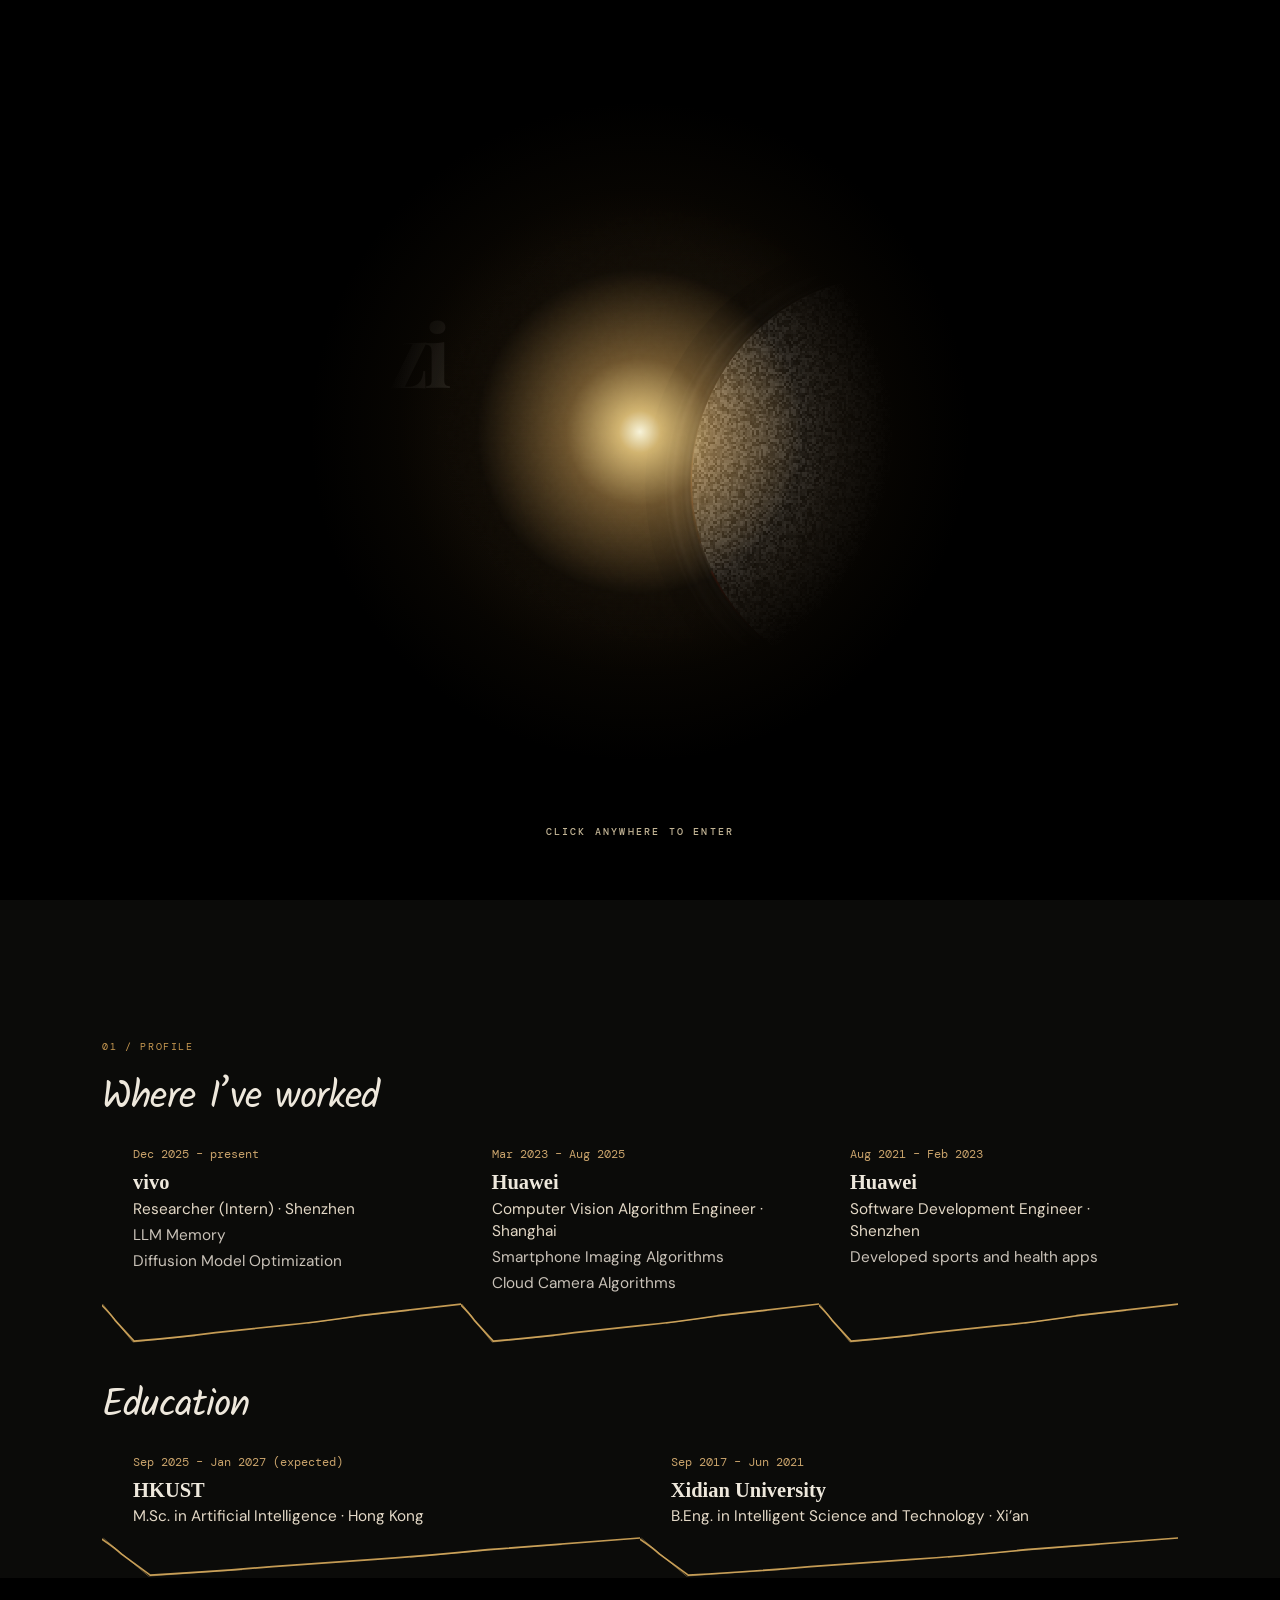
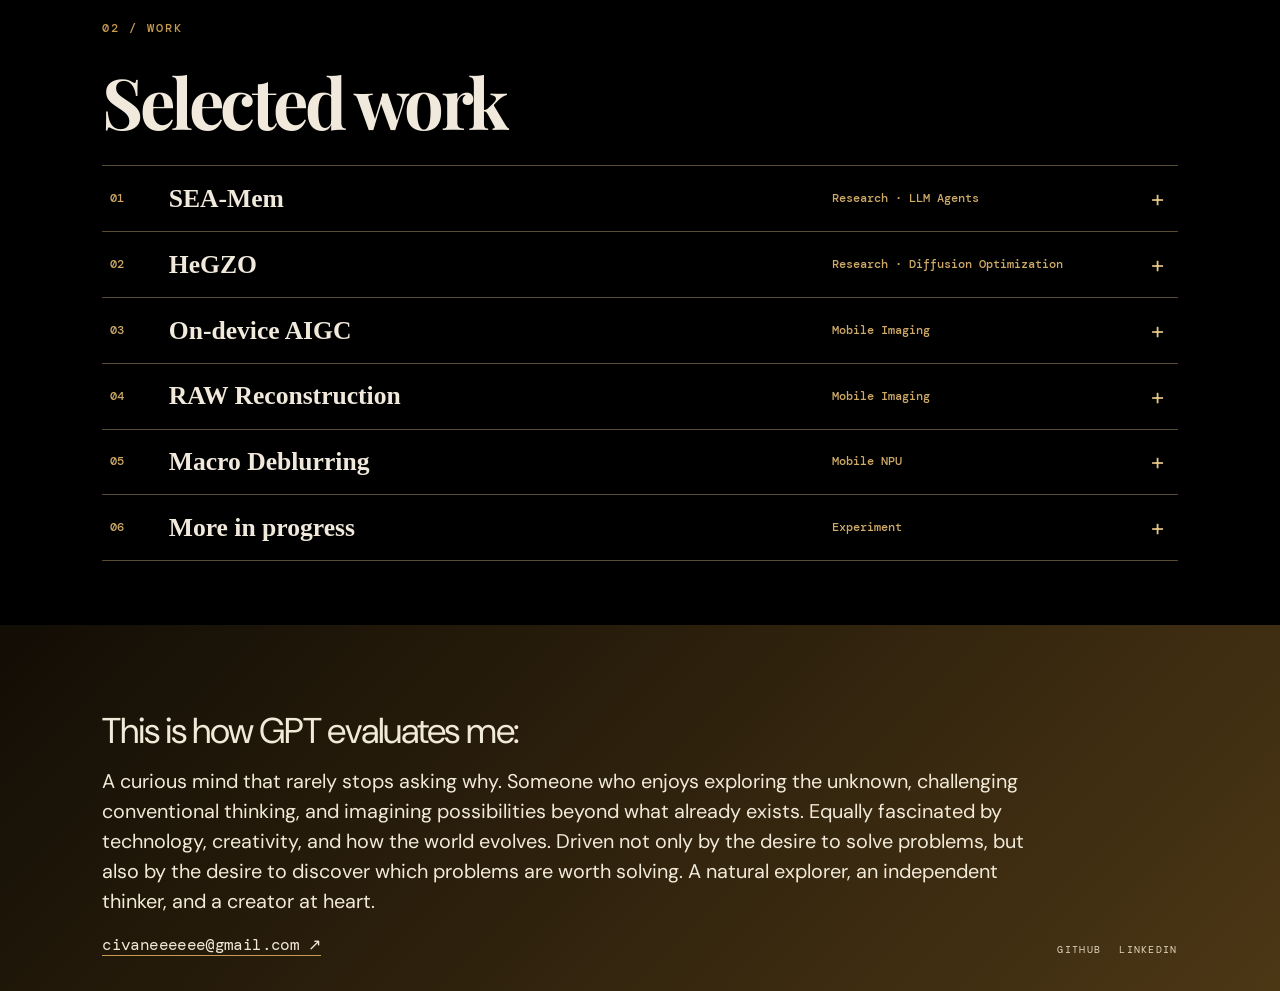
<file: index.html>
<!doctype html><html lang="en"><head><meta charset="utf-8"><meta name="viewport" content="width=device-width,initial-scale=1"><link rel="preload" as="image" type="image/webp" imagesrcset="assets/portrait-480.webp 480w, assets/portrait-800.webp 800w, assets/portrait-1254.webp 1254w" imagesizes="(max-width: 620px) min(80vw, 40svh, 350px, calc(100vw - 85px)), min(48vw, 77svh, 690px)" fetchpriority="high"><title>Zhangxizi QIU — AI Engineer</title><meta name="description" content="Interactive 3D portfolio of Zhangxizi QIU."><link rel="preconnect" href="https://fonts.googleapis.com"><link rel="preconnect" href="https://fonts.gstatic.com" crossorigin><link href="https://fonts.googleapis.com/css2?family=DM+Mono:wght@400;500&family=DM+Sans:wght@400;500;600;700&family=Kalam:wght@400;700&family=Ma+Shan+Zheng&family=Playfair+Display:ital,wght@0,600;0,700;1,600;1,700&display=swap" rel="stylesheet" media="print" onload="this.media='all'"><noscript><link href="https://fonts.googleapis.com/css2?family=DM+Mono:wght@400;500&family=DM+Sans:wght@400;500;600;700&family=Kalam:wght@400;700&family=Ma+Shan+Zheng&family=Playfair+Display:ital,wght@0,600;0,700;1,600;1,700&display=swap" rel="stylesheet"></noscript><style>
:root{--ink:#171817;--cream:#f7f0e5;--lime:#c8f13f;--peach:#ffd7b3;--muted:#a9aaa6}*{box-sizing:border-box}html{scroll-behavior:smooth}body{margin:0;background:var(--ink);color:var(--cream);font-family:"DM Sans",Arial,sans-serif}a{color:inherit;text-decoration:none}button{font:inherit}.hero{height:100svh;min-height:700px;position:relative;overflow:hidden;background:radial-gradient(circle at 54% 43%,#34342e 0,#1c1c1a 37%,#111 77%)}.grain{position:absolute;inset:0;pointer-events:none;opacity:.17;background-image:url("data:image/svg+xml,%3Csvg viewBox='0 0 200 200' xmlns='http://www.w3.org/2000/svg'%3E%3Cfilter id='n'%3E%3CfeTurbulence type='fractalNoise' baseFrequency='.8' numOctaves='4' stitchTiles='stitch'/%3E%3C/filter%3E%3Crect width='100%25' height='100%25' filter='url(%23n)' opacity='.6'/%3E%3C/svg%3E")}.topbar{position:absolute;z-index:4;top:0;left:0;width:100%;padding:28px 3.5vw;display:flex;align-items:center;justify-content:space-between;border-bottom:1px solid rgba(247,240,229,.14)}.wordmark{font-family:"Playfair Display";font-size:26px;letter-spacing:-2px}.wordmark span{color:var(--lime);font-size:21px}.topbar nav{position:absolute;left:50%;transform:translateX(-50%);display:flex;gap:28px;font-family:"DM Mono";font-size:10px;letter-spacing:.12em;color:#d5d4ce}.topbar nav a:hover{color:var(--lime)}.hero-copy{position:absolute;z-index:3;top:50%;left:8.6vw;transform:translateY(-42%);max-width:480px}.eyebrow,.section-kicker{font-family:"DM Mono";font-size:10px;letter-spacing:.16em;color:var(--lime);margin:0 0 22px}.eyebrow span{height:8px;width:8px;background:var(--peach);border-radius:50%;display:inline-block;margin-right:8px}.hero h1{font-size:clamp(58px,7vw,118px);line-height:.82;letter-spacing:-.08em;margin:0;font-weight:700}.hero h1 em{font-family:"Playfair Display";font-weight:600;color:var(--peach);letter-spacing:-.09em}.intro{color:#cecdc6;line-height:1.55;font-size:15px;max-width:380px;margin:28px 0}.cta{display:inline-flex;gap:33px;align-items:center;border-bottom:1px solid var(--lime);padding:12px 0;font-family:"DM Mono";font-size:11px;letter-spacing:.08em}.cta b{font-size:21px;color:var(--lime)}#scene{position:absolute;left:39%;top:6%;height:95%;width:52%;z-index:1}.scene-note{position:absolute;z-index:3;bottom:42px;left:50%;transform:translateX(-50%);font-family:"DM Mono";font-size:9px;letter-spacing:.14em;color:#bdbdb7;display:flex;gap:8px;align-items:center}.dot{width:7px;height:7px;border:1px solid var(--lime);border-radius:50%;display:block;animation:pulse 1.5s infinite}.corner{position:absolute;bottom:33px;z-index:2;font-family:"DM Mono";font-size:9px;line-height:1.8;letter-spacing:.16em;color:#a5a49e}.corner-left{left:3.5vw}.corner-right{right:3.5vw;text-align:right}.scroll-indicator{position:absolute;z-index:2;right:3.5vw;top:50%;font:9px "DM Mono";letter-spacing:.16em;writing-mode:vertical-rl;color:#c8c7c1}.scroll-indicator i{height:42px;border-left:1px solid var(--lime);margin:11px auto 0;display:block}.manifesto,.journey,.work{padding:140px 8vw}.manifesto{background:var(--cream);color:var(--ink)}.manifesto .section-kicker{color:#5d6b18}.manifesto-grid{display:grid;grid-template-columns:1fr 220px;gap:8vw;align-items:end}.manifesto h2{font-size:clamp(35px,4.9vw,76px);letter-spacing:-.06em;line-height:1.05;margin:0;max-width:1030px}.stamp{width:190px;position:relative;justify-self:end;transform:rotate(7deg);border:2px solid var(--ink);padding:12px;background:var(--peach);font:10px "DM Mono";letter-spacing:.12em}.stamp img{display:block;width:100%;aspect-ratio:1;object-fit:contain}.stamp span{display:block;margin:6px 0 0}.journey{background:#20211f}.section-heading{display:flex;justify-content:space-between;align-items:baseline;margin-bottom:50px}.section-heading>p:last-child{color:var(--muted);font-size:14px;margin:0}.timeline{display:grid;grid-template-columns:repeat(3,1fr);border-top:1px solid #555650}.timeline-card{padding:28px 30px 18px 0;position:relative;min-height:285px;border-right:1px solid #555650}.timeline-card:not(:first-child){padding-left:28px}.timeline-card:last-child{border:0}.index{font:10px "DM Mono";color:var(--lime)}.year{font:11px "DM Mono";color:var(--peach);margin:48px 0 12px}.timeline-card h3{font-size:31px;margin:0 0 7px;letter-spacing:-.04em}.timeline-card h4{font-size:13px;font-weight:500;color:#d2d1cb;margin:0 0 21px}.timeline-card p:last-child{font-size:13px;line-height:1.55;color:#9e9f99;max-width:300px}.work{background:#111210}.work .section-heading h2{font-size:clamp(42px,6vw,88px);letter-spacing:-.065em;margin:0}.project-grid{display:grid;grid-template-columns:repeat(3,1fr);gap:17px}.project{border:0;background:#242522;color:var(--cream);padding:0;text-align:left;cursor:pointer;position:relative;min-height:365px;overflow:hidden}.project img{width:100%;height:100%;position:absolute;inset:0;object-fit:cover;opacity:.73;transition:transform .6s ease,opacity .4s}.project:after{content:"";position:absolute;inset:0;background:linear-gradient(180deg,transparent 28%,rgba(0,0,0,.86) 100%)}.project:hover img{transform:scale(1.055);opacity:.95}.project>div{position:absolute;z-index:1;bottom:22px;left:22px;right:22px}.project p{font:10px "DM Mono";letter-spacing:.1em;color:var(--lime);margin:0 0 9px}.project h3{font-size:26px;letter-spacing:-.05em;margin:0}.project div span{font:10px "DM Mono";float:right;margin-top:-18px}.project-number{position:absolute;z-index:1;right:16px;top:15px;font:10px "DM Mono";color:var(--cream)}footer{padding:85px 8vw 35px;background:var(--lime);color:#151613;display:grid;grid-template-columns:1fr auto;gap:18px;align-items:end}footer p{font-size:clamp(17px,1.55vw,23px);line-height:1.5;margin:0;grid-column:1/-1;max-width:66ch}footer .footer-intro{display:block;margin-bottom:.45em;font-size:clamp(25px,2.8vw,40px);line-height:1.15;letter-spacing:-.035em}footer>a{font:16px "DM Mono";letter-spacing:-.04em;border-bottom:1px solid #151613;justify-self:start}footer div{display:flex;gap:18px;font:10px "DM Mono";letter-spacing:.13em}.modal-backdrop{position:fixed;z-index:12;inset:0;background:rgba(0,0,0,.75);display:grid;place-items:center;padding:24px}.project-modal{position:relative;width:min(850px,100%);background:#f4efe5;color:var(--ink);padding:24px;box-shadow:0 32px 100px #000}.project-modal button{position:absolute;right:9px;top:2px;border:0;background:none;font-size:32px;cursor:pointer}.project-modal img{height:260px;width:100%;object-fit:cover;display:block}.project-modal>p:not(.modal-description){font:10px "DM Mono";color:#6a751c;letter-spacing:.13em;margin:20px 0 5px}.project-modal h2{font-size:40px;letter-spacing:-.06em;margin:0}.modal-description{max-width:650px;line-height:1.55;color:#4f504b}@keyframes pulse{50%{transform:scale(1.8);opacity:.2}}@media(max-width:800px){.topbar nav{display:none}.hero-copy{left:8vw;top:28%;transform:none}#scene{left:0;top:34%;width:100%;height:63%}.corner-right,.scroll-indicator{display:none}.scene-note{left:auto;right:8vw;transform:none;bottom:27px}.manifesto,.journey,.work{padding:90px 7vw}.manifesto-grid{grid-template-columns:1fr}.stamp{justify-self:start}.section-heading{display:block}.section-heading>p:last-child{margin-top:15px}.timeline,.project-grid{grid-template-columns:1fr}.timeline-card{border-right:0;border-bottom:1px solid #555650;padding:28px 0!important;min-height:0}.project{min-height:340px}footer{display:block;padding:65px 7vw 28px}footer>a{display:inline-block;margin:35px 0}footer div{justify-content:space-between}}
</style><style>
/* Editorial right-side portrait framing: complete silhouette, room for the headline. */
:root{--lime:#d5a85e}
#scene{left:47%;top:0;height:100%;width:50%;transform:none}
#scene canvas{transform:translateY(-5%) scale(.82);transform-origin:57% 49%}
@media(max-width:800px){#scene{left:0;top:20%;height:82%;width:100%}#scene canvas{transform:none}}
</style><style>
/* Final hero presentation: pure black stage, warm archive-gold accent, full right-side bust. */
:root{--lime:#c99a52!important}
.hero{background:#000!important}.grain{display:none!important}.wordmark span,.eyebrow,.section-kicker,.project p{color:#c99a52!important}.cta{border-color:#c99a52!important}.cta b,.dot{color:#c99a52!important;border-color:#c99a52!important}.scroll-indicator i{border-color:#c99a52!important}
#scene{display:none!important}#framed-scene{position:absolute;z-index:1;right:3%;bottom:0;width:47%;height:94%;pointer-events:auto}#framed-scene canvas{display:block;width:100%;height:100%}
@media(max-width:800px){#framed-scene{right:0;width:100%;height:67%;bottom:0}.hero{min-height:760px}}
</style><style>
/* Portrait v2: a closer, neutral-lit presentation for the hero. */
#framed-scene{display:none!important}
#framed-scene-v2{position:absolute;z-index:1;right:1.5%;bottom:0;width:53%;height:98%;pointer-events:auto;opacity:0;transform:translate3d(24px,14px,0) scale(.975);transition:opacity .7s ease,transform 1.1s cubic-bezier(.2,.75,.2,1)}
#framed-scene-v2.is-ready{opacity:1;transform:translate3d(0,0,0) scale(1)}
#framed-scene-v2 canvas{display:block;width:100%;height:100%}
.topbar,.hero-copy,.scene-note,.corner,.scroll-indicator{position:relative;z-index:5}
.hero:before{content:"";position:absolute;z-index:0;right:8%;top:16%;width:min(50vw,680px);height:min(50vw,680px);border-radius:50%;background:radial-gradient(circle,rgba(201,154,82,.10),rgba(201,154,82,0) 68%);filter:blur(7px);animation:heroHalo 9s ease-in-out infinite alternate;pointer-events:none}
.topbar{animation:heroReveal .65s .08s both}.hero-copy>*{animation:heroRise .75s cubic-bezier(.18,.75,.25,1) both}.hero-copy .eyebrow{animation-delay:.15s}.hero-copy h1{animation-delay:.25s}.hero-copy .intro{animation-delay:.36s}.hero-copy .hero-location{animation-delay:.45s}.hero-copy .hero-contact{animation-delay:.53s}.hero-copy .cta{animation-delay:.62s}.corner-right,.scroll-indicator{animation:heroReveal .7s .65s both}
@keyframes heroReveal{from{opacity:0}to{opacity:1}}@keyframes heroRise{from{opacity:0;transform:translateY(18px)}to{opacity:1;transform:translateY(0)}}@keyframes heroHalo{from{transform:translate3d(0,-8px,0) scale(.96);opacity:.6}to{transform:translate3d(-20px,11px,0) scale(1.05);opacity:1}}
.portrait-loading{position:absolute;z-index:0;right:20%;top:53%;font:500 .62rem ui-monospace,SFMono-Regular,Menlo,monospace;letter-spacing:.16em;color:rgba(201,154,82,.72);transition:opacity .35s ease}.portrait-loading:before{content:"";display:inline-block;width:6px;height:6px;border:1px solid currentColor;border-radius:50%;margin-right:8px;animation:pulse 1.5s infinite}.portrait-loading.is-hidden{opacity:0}
.topbar nav a{position:relative;z-index:6;pointer-events:auto}
.hero-contact{display:flex;flex-wrap:wrap;gap:10px 18px;margin:22px 0 26px;font:500 .66rem ui-monospace,SFMono-Regular,Menlo,monospace;letter-spacing:.09em}.hero-contact a{color:#cfcac2;text-decoration:none;border-bottom:1px solid #55514a;padding-bottom:5px}.hero-contact a:hover{color:#c99a52;border-color:#c99a52}
.hero-location{display:flex;align-items:center;gap:9px;margin:-7px 0 21px;color:#bdb8b1}.location-pin{position:relative;width:12px;height:12px;border:1.5px solid #c99a52;border-radius:50% 50% 50% 0;transform:rotate(-45deg)}.location-pin:after{content:"";position:absolute;top:3px;left:3px;width:3px;height:3px;border-radius:50%;background:#c99a52}
.work-photography-link{display:inline-flex;margin-top:22px;color:#c99a52;border-bottom:1px solid #c99a52;padding:0 0 8px;text-decoration:none;font:600 .73rem ui-monospace,SFMono-Regular,Menlo,monospace;letter-spacing:.1em}
.work-photography-link:hover{color:#f4efe5;border-color:#f4efe5}
.work{padding:0!important;background:#111210!important}.work-entry{display:flex;align-items:center;justify-content:space-between;gap:4vw;min-height:58vh;padding:7vw 11vw;color:#f4efe5;text-decoration:none;border-bottom:1px solid #c99a52;background:#111210;transition:background .3s ease}.work-entry:hover{background:#191816}.work-entry .entry-label{color:#c99a52;font:600 .78rem ui-monospace,SFMono-Regular,Menlo,monospace;letter-spacing:.16em;white-space:nowrap}.work-entry h2{margin:0;font:750 clamp(3.8rem,9vw,9rem)/.9 Arial,sans-serif;letter-spacing:-.075em;text-align:right}.work-entry .entry-arrow{color:#c99a52;font:400 2rem Georgia,serif}.work-entry.photo-entry{background:#151411}.work-entry.photo-entry:hover{background:#1c1913}@media(max-width:700px){.work-entry{min-height:38vh;padding:14vw 8vw;align-items:flex-start;flex-direction:column}.work-entry h2{text-align:left;font-size:clamp(3.4rem,15vw,6rem)}.work-entry .entry-arrow{display:none}}
#project-grid[hidden]{display:none!important}
@media(max-width:800px){#framed-scene-v2{right:0;width:100%;height:70%;bottom:0}.portrait-loading{right:8%;top:67%}}
@media(prefers-reduced-motion:reduce){.hero:before,.topbar,.hero-copy>*,.corner-right,.scroll-indicator,.portrait-loading:before{animation:none!important}#framed-scene-v2{transition:none}}
</style>
<style>


:root { --profile-handwriting: "Bradley Hand","Segoe Print",Kalam,"Kaiti SC",KaiTi,"Ma Shan Zheng",cursive; }
.hero-copy .intro { font-family:var(--profile-handwriting); font-size:clamp(17px,1.3vw,20px); line-height:1.4; text-wrap:balance; }
#profile.manifesto { padding-bottom:0; overflow:clip; }
#profile.manifesto::after { content:none; }
#work > .work-entry:first-child {
  min-height:0;
  padding-top:clamp(12px, 1.5vw, 24px);
  padding-bottom:clamp(36px, 5vw, 80px);
  transform:none;
}
.note-pages { min-width:0; scroll-margin-top:2rem; }
.note-pages section + section { margin-top:clamp(1.4rem,3vw,2.7rem); }
.note-pages h2 { font:normal clamp(28px,3vw,41px)/1.18 var(--profile-handwriting); letter-spacing:-.025em; }
.note-list { display:grid; grid-auto-flow:column; grid-auto-columns:minmax(0,1fr); list-style:none; padding:0; margin:14px 0 0; }
.note-list li { position:relative; padding:8px clamp(15px,2.4vw,38px) 50px; }
.note-list li::after {
  content:""; position:absolute; pointer-events:none; inset:auto 0 0; height:43px;
  background:url("assets/profile-notches.svg") center / 100% 100% no-repeat;
}
.note-date { color:#c9a36b; font:12px/1.5 "DM Mono",monospace; }
.note-list h3 { margin:.4rem 0 .15rem; font:600 clamp(19px,1.6vw,24px)/1.18 Georgia,"Kaiti SC",serif; }
.note-list p { margin:.24rem 0 0; font:.96rem/1.45 "DM Sans",Arial,sans-serif; }
.note-role { color:#e3d8c6; } .note-body { color:#c9c2b8; }
@media(max-width:760px) {
  .note-list { grid-auto-flow:row; grid-auto-columns:1fr; margin-top:8px; }
  .note-list li { padding:.65rem 0 .8rem 30px; }
  .note-list li::after { inset:0 auto 0 0; width:21px; height:auto; background-image:url("assets/profile-notches-vertical.svg"); }
}
</style>
<style>
#static-hero-portrait .portrait-signal { position:absolute; inset:12.9% 14.3% 14.6%; width:71.4%; height:72.5%; border-radius:50%; image-rendering:pixelated; pointer-events:none; }
@media(prefers-reduced-motion:reduce) { .portrait-signal { display:none; } }
</style>
<script defer src="assets/portrait-signal.js?v=hanging-call"></script>
<link rel="stylesheet" href="assets/selected-work.css?v=mobile-imaging"><script defer src="assets/selected-work.js?v=sea-mem"></script>

<style>
.hero #static-hero-portrait { pointer-events:auto; cursor:pointer }
#static-hero-portrait:focus-visible::after { content:"";position:absolute;inset:8%;border-radius:50%;border:3px solid #edcf91 }
@media(max-width:800px){ .hero-copy {pointer-events:none} .hero-copy a,.hero-copy button {pointer-events:auto} }
.dream-screen{position:fixed;inset:0;width:100%;height:100%;max-width:none;max-height:none;margin:0;border:0;padding:0;background:#000;color:#eee}
.dream-screen::backdrop{background:#000}
.dream-screen iframe{display:block;width:100%;height:100%;border:0;background:#000;color-scheme:dark}
#door-blackout {position:fixed;inset:0;z-index:2147483600;pointer-events:none;background:#000;opacity:0;visibility:hidden}
#door-blackout.leaving {visibility:visible;pointer-events:auto;opacity:1;transition:opacity .42s ease-in}
#door-answer {
  --receiver-width:clamp(76px,6.5vw,98px);
  --receiver-height:calc(2.25 * var(--receiver-width));
  position:absolute;top:0;right:3.5vw;z-index:8;width:var(--receiver-width);
  height:calc(50% + 87px + var(--receiver-height) / 2);padding:0;border:0;
  background:transparent;transform-origin:50% 0;pointer-events:none;animation:receiverDrop 1.15s both
}
#door-answer .cord {position:absolute;top:-3px;left:40%;width:20%;height:calc(100% - var(--receiver-height) + 4px);overflow:visible}
#door-answer .receiver {position:absolute;bottom:0;left:0;width:100%;height:auto;cursor:pointer;pointer-events:auto}
#door-answer:focus-visible {outline:none}
#door-answer:focus-visible .receiver .handset-body {stroke-width:3.2}
@keyframes receiverDrop {
  0% {transform:translateY(-104%) rotate(-6deg)}
  52% {transform:translateY(0) rotate(4deg)}
  73% {transform:translateY(-4%) rotate(-2.3deg)}
  89% {transform:translateY(0) rotate(1deg)}
  100% {transform:none}
}
@media(max-width:800px){#door-answer{--receiver-width:64px;height:calc(50% + var(--receiver-height) / 2)}}
@media(prefers-reduced-motion:reduce){#door-answer{animation:none}}
#door-answer[hidden],body:not(.is-revealed) #door-answer {display:none}
.hero #static-hero-portrait[aria-disabled="true"] {cursor:default}
#static-hero-portrait .portrait-signal {display:block;opacity:.99;transition:opacity 1.65s ease-in-out}
#static-hero-portrait .portrait-signal.answered {opacity:0}
@media(prefers-reduced-motion:reduce){#door-blackout.leaving,#static-hero-portrait .portrait-signal{transition:none}}
</style>
</head><body><main>
<div id="door-blackout" aria-hidden="true"></div><section class="hero" id="home"><div class="grain"></div><header class="topbar"><div class="topbar-inner"><a class="wordmark" href="#home" aria-label="Zhangxizi Qiu — Home"><img src="assets/zq-wordmark.svg?v=block-zq" width="78" height="36" alt="ZQ" style="display:block"></a><nav aria-label="Main navigation"><a href="#profile">Experience</a><a href="#work">Selected Work</a></nav></div></header><div class="hero-layout"><div class="hero-copy"><p class="eyebrow"><span></span><b>HELLO, I’M</b></p><h1>Zhangxizi <br><em>QIU</em></h1><p class="intro"><span>AI Engineer · World Explorer</span> <span>Life Lover · Vibe Coding Aficionado</span></p><div class="hero-location"><span class="location-pin" aria-hidden="true"></span><span>SHENZHEN / HONG KONG</span></div><div class="hero-contact" aria-label="Contact links"><a href="mailto:civaneeeeee@gmail.com">E-MAIL ↗</a><a href="https://github.com/civane" target="_blank" rel="noreferrer">GITHUB ↗</a><a href="https://www.linkedin.com/in/%E8%A5%BF%E5%AD%90-%E9%82%B1%E5%BC%A0-b48540321/" target="_blank" rel="noreferrer">LINKEDIN ↗</a></div><a class="cta" href="#journey"><span>Start exploring</span><b>↓</b></a></div><div id="scene"></div><a id="static-hero-portrait" href="dream-drift.html?entry=portrait" aria-label="Enter My World Model — Dream Drift"><img src="assets/portrait-800.webp" srcset="assets/portrait-480.webp 480w, assets/portrait-800.webp 800w, assets/portrait-1254.webp 1254w" sizes="(max-width: 620px) min(80vw, 40svh, 350px, calc(100vw - 85px)), min(48vw, 77svh, 690px)" width="1254" height="1254" fetchpriority="high" alt="Zhangxizi QIU with playful companions"/></a></div><button type="button" id="door-answer" aria-label="Answer the call" title="Answer the call" hidden>
<svg class="cord" viewBox="0 0 24 174" preserveAspectRatio="none" aria-hidden="true">
 <path fill="none" stroke="#d6b77e" stroke-width="2.5" vector-effect="non-scaling-stroke" stroke-linecap="round" d="M12 -4 Q10 1 12 4 C25 7 21 16 11 15 C2 14 3 8 11 10 C23 13 23 28 11 28 C0 27 3 20 12 23 C26 27 22 42 11 42 C0 41 3 34 12 37 C26 41 22 56 11 55 C1 54 3 47 12 50 C26 54 21 69 11 69 C2 68 3 61 12 64 C25 68 22 83 12 83 C2 82 4 75 12 78 C25 83 22 98 11 97 C1 96 4 89 12 92 C25 96 22 112 11 112 C1 111 4 103 12 107 C25 112 21 126 12 126 C2 125 4 119 12 121 C25 126 22 140 12 140 C3 139 4 133 12 135 Q23 142 15 153 Q9 162 12 174"/>
</svg>
<svg class="receiver" viewBox="0 0 100 225" aria-hidden="true" focusable="false">
 <g transform="translate(100 0) scale(-1 1)">
 <g class="handset-body" stroke="#e2c586" fill="#181713" stroke-width="2.35" stroke-linecap="round" stroke-linejoin="round">
  <path d="M50 0q-1 7-4 12m-4 0 8 2-1 5-9-2z"/>
  <path d="M42 15C30 14 19 25 18 40C12 77 9 130 12 166c.8 14 4 30 9 38 6 9 20 15 31 11l10-19-14-21c-7 1-14-3-16-10-4-25-3-78 1-102 1-7 5-12 12-13l16-20z"/>
  <path d="M44 14c-13 0-24 9-24 22-1 11 7 22 19 24 15 2 28-8 30-23 1-12-10-22-25-23z"/>
  <path d="M46 18c-10 0-18 9-18 19 0 11 8 19 18 20 11 1 21-8 22-20 0-10-9-19-22-19z"/>
  <path d="M41 174c-11 2-18 12-16 24s12 21 25 21c14 0 26-12 24-25-2-14-18-24-33-20z"/>
  <path d="M52 177c-10 0-18 9-17 20 0 11 9 20 20 20 11-1 19-10 18-21-1-11-10-19-21-19z"/>
 </g>
 <g fill="none" stroke="#c5a16a" stroke-width="1.3" stroke-linecap="round">
  <path d="M18 64q-6 56-2 100m2 7 2 10m9-121q-4 13-4 24m-7 69 5 4m-5 3 6 4m-5 3 6 4m-5 3 6 4"/>
  <path d="M22 34q3-13 15-16m-13 26 4 4m-3 0 5 5m-1-2 4 4m11-32q6-3 13 2m-27 163 4 5m-5-1 6 6m-5-1 6 6m-3-1 5 5m21 2q9-4 10-13"/>
 </g>
 <g fill="#d5b579">
  <circle cx="44" cy="30" r="1.6"/><circle cx="52" cy="31" r="1.45"/><circle cx="39" cy="36" r="1.55"/><circle cx="47" cy="37" r="1.85"/><circle cx="55" cy="38" r="1.55"/><circle cx="42" cy="43" r="1.5"/><circle cx="50" cy="45" r="1.65"/>
  <circle cx="51" cy="189" r="1.6"/><circle cx="59" cy="190" r="1.45"/><circle cx="46" cy="195" r="1.55"/><circle cx="54" cy="196" r="1.85"/><circle cx="62" cy="198" r="1.55"/><circle cx="49" cy="203" r="1.5"/><circle cx="57" cy="204" r="1.65"/>
 </g>
 </g>
</svg></button><audio id="call-ring" src="assets/incoming-call.wav?v=soft-double-ring" loop preload="auto" aria-hidden="true"></audio><div class="scroll-indicator">SCROLL <i></i></div></section>
<section class="manifesto" id="profile" aria-labelledby="profile-label">
<p class="section-kicker" id="profile-label">01 / PROFILE</p>
<div id="journey" class="note-pages">
<section aria-labelledby="work-notes-heading"><h2 id="work-notes-heading">Where I’ve worked</h2>
<ol class="note-list">
  <li><span class="note-date">Dec 2025 – present</span><div><h3>vivo</h3><p class="note-role">Researcher (Intern) · Shenzhen</p><p class="note-body">LLM Memory</p><p class="note-body">Diffusion Model Optimization</p></div></li>
  <li><span class="note-date">Mar 2023 – Aug 2025</span><div><h3>Huawei</h3><p class="note-role">Computer Vision Algorithm Engineer · Shanghai</p><p class="note-body">Smartphone Imaging Algorithms</p><p class="note-body">Cloud Camera Algorithms</p></div></li>
  <li><span class="note-date">Aug 2021 – Feb 2023</span><div><h3>Huawei</h3><p class="note-role">Software Development Engineer · Shenzhen</p><p class="note-body">Developed sports and health apps</p></div></li>
</ol>
</section>
<section aria-labelledby="study-notes-heading"><h2 id="study-notes-heading">Education</h2>
<ol class="note-list">
  <li><span class="note-date">Sep 2025 – Jan 2027 (expected)</span><div><h3>HKUST</h3><p class="note-role">M.Sc. in Artificial Intelligence · Hong Kong</p></div></li>
  <li><span class="note-date">Sep 2017 – Jun 2021</span><div><h3>Xidian University</h3><p class="note-role">B.Eng. in Intelligent Science and Technology · Xi’an</p></div></li>
</ol>
</section>
</div>
</section>
<section class="work" id="work"><div class="work-index"><span class="section-kicker">02 / WORK</span><h2 class="work-title">Selected work</h2><ol class="work-list">
<li><button class="work-row" type="button" aria-haspopup="dialog" data-detail="sea-mem-detail"><span class="work-no" aria-hidden="true">01</span><span class="work-name">SEA-Mem</span><span class="work-kind">Research · LLM Agents</span><span aria-hidden="true" class="work-plus">+</span></button></li>
<li><button class="work-row" type="button" aria-haspopup="dialog" data-detail="hegzo-detail"><span class="work-no" aria-hidden="true">02</span><span class="work-name">HeGZO</span><span class="work-kind">Research · Diffusion Optimization</span><span aria-hidden="true" class="work-plus">+</span></button></li>
<li><button class="work-row" type="button" aria-haspopup="dialog" data-detail="aigc-detail"><span class="work-no" aria-hidden="true">03</span><span class="work-name">On-device AIGC</span><span class="work-kind">Mobile Imaging</span><span aria-hidden="true" class="work-plus">+</span></button></li>
<li><button class="work-row" type="button" aria-haspopup="dialog" data-detail="raw-reconstruction-detail"><span class="work-no" aria-hidden="true">04</span><span class="work-name">RAW Reconstruction</span><span class="work-kind">Mobile Imaging</span><span aria-hidden="true" class="work-plus">+</span></button></li>
<li><button class="work-row" type="button" aria-haspopup="dialog" data-detail="macro-deblurring-detail"><span class="work-no" aria-hidden="true">05</span><span class="work-name">Macro Deblurring</span><span class="work-kind">Mobile NPU</span><span aria-hidden="true" class="work-plus">+</span></button></li>
<li><button class="work-row" type="button" aria-haspopup="dialog" data-image="assets/正在施工2.png" data-summary-en="A place for curious work that is still taking shape."><span class="work-no" aria-hidden="true">06</span><span class="work-name">More in progress</span><span class="work-kind">Experiment</span><span aria-hidden="true" class="work-plus">+</span></button></li>
</ol></div></section><footer><p><span class="footer-intro">This is how GPT evaluates me:</span> A curious mind that rarely stops asking why. Someone who enjoys exploring the unknown, challenging conventional thinking, and imagining possibilities beyond what already exists. Equally fascinated by technology, creativity, and how the world evolves. Driven not only by the desire to solve problems, but also by the desire to discover which problems are worth solving. A natural explorer, an independent thinker, and a creator at heart.</p><a href="mailto:civaneeeeee@gmail.com">civaneeeeee@gmail.com ↗</a><div><a href="https://github.com/civane" target="_blank">GITHUB</a><a href="https://www.linkedin.com/in/%E8%A5%BF%E5%AD%90-%E9%82%B1%E5%BC%A0-b48540321/" target="_blank">LINKEDIN</a></div></footer></main>
<dialog id="work-detail" aria-labelledby="detail-title">
  <form method="dialog"><button class="detail-close" type="submit" autofocus>Close ×</button></form>
  <header>
    <p class="detail-kind"></p>
    <div class="detail-title-row">
      <h2 id="detail-title"></h2>
      <a class="sea-submission" href="https://openreview.net/forum?id=qYB9vc0xka" target="_blank" rel="noopener">under review of ICLR <span aria-hidden="true">↗</span></a>
    </div>
  </header>
  <div class="detail-body"></div>
</dialog>
<template id="macro-deblurring-detail">
  <div class="project-detail">
    <h3>Motivation</h3>
    <p>At macro distances, a slight shift can move the subject out of focus. Outdoors, a flower swaying in the wind can also blur during the exposure. We designed an RGB deblurring network to recover detail in both situations.</p>
    <h3>Main contributions</h3>
    <ul class="project-contributions">
      <li>The network estimates the blur kernel from the RGB image, then uses that estimate to reverse the defocus blur and recover fine detail.</li>
      <li>Adding motion-blurred images to training helped the same network handle moving subjects, increasing the proportion of usable macro shots.</li>
      <li>Pruning and quantization brought on-device inference time to <strong>about 300 ms per photo</strong>, keeping the wait for a sharpened image short.</li>
    </ul>
    <h3 id="macro-architecture-title">Architecture</h3>
    <figure class="project-figure" aria-labelledby="macro-architecture-title">
      <img src="assets/macro-deblurring.webp" width="1300" height="331" alt="A blurred macro photo passes through blur-kernel estimation and a hybrid U-Net and LSTM to produce a sharper image.">
    </figure>
    <p>Deployed on <strong>HUAWEI Mate 70</strong>.</p>
  </div>
</template>
<template id="raw-reconstruction-detail">
  <div class="project-detail">
    <h3>Motivation</h3>
    <p>In staggered capture mode, one shutter press produces two types of RAW frames, N and S. Fusing them helps preserve detail across the image. In snapshots of fast-moving people or objects, the subject can shift between frames. The challenge is to recover fine detail through super-resolution while keeping moving subjects sharp.</p>
    <h3>Main contributions</h3>
    <ul class="project-contributions">
      <li>We developed a RAW reconstruction network that aligns and fuses the N and S frames. It preserves fine detail while reducing noise and motion blur in snapshots.</li>
      <li>We used pruning, reparameterization and quantization to bring inference time for the <strong>entire RAW network to about 200 ms on a phone</strong>, keeping the wait for the reconstructed photo short.</li>
    </ul>
    <h3 id="raw-architecture-title">Architecture</h3>
    <figure class="project-figure" aria-labelledby="raw-architecture-title">
      <img src="assets/raw-reconstruction.webp" width="580" height="467" alt="The network aligns a multi-exposure RAW burst using optical flow and deformable alignment, fuses the aligned features with attention, and reconstructs a RAW image.">
    </figure>
    <p>Deployed on <strong>HUAWEI Pura 70</strong>.</p>
  </div>
</template>
<template id="aigc-detail">
  <div class="project-detail">
    <h3>Motivation</h3>
    <p>On phones without optical zoom, zooming in means cropping the sensor image. Fewer pixels describe a distant subject, so fine details look soft. In low light, noise can obscure those details even at close range. We set out to improve clarity in both situations using a diffusion model that runs directly on the phone.</p>
    <h3>Main contributions</h3>
    <ul class="project-contributions">
      <li>We deployed our team’s first diffusion model for photo enhancement on a smartphone, using a compressed Stable Diffusion 1.5 model with task-specific LoRA adapters.</li>
      <li>The model improved the clarity of distant subjects in digitally zoomed shots and brought out fine detail in low-light photos.</li>
      <li>We reduced on-device inference latency to <strong>600 ms per image patch</strong>, shortening the wait for an enhanced photo.</li>
    </ul>
    <h3 id="aigc-architecture-title">Architecture</h3>
    <figure class="project-figure" aria-labelledby="aigc-architecture-title">
      <img src="assets/aigc-architecture.webp" width="1260" height="610" alt="Mobile snapshots and task-specific LoRA adapters train a compressed Stable Diffusion 1.5 model for on-device image enhancement.">
    </figure>
    <p>Deployed on <strong>HUAWEI Pura 90</strong>.</p>
  </div>
</template>
<template id="hegzo-detail">
  <div class="project-detail">
    <h3>Motivation</h3>
    <p>Personalizing Stable Diffusion 3 with LoRA updates only a small set of weights, yet backpropagation still uses memory to store intermediate activations. Zeroth-order updates can save memory, but their estimates can become unstable in deeper layers.</p>
    <h3>Main contributions</h3>
    <ul class="project-contributions">
      <li>HeGZO guides zeroth-order updates with backpropagation. It scales perturbations according to the signal-to-noise ratio and uses activations to choose search directions.</li>
      <li>On Stable Diffusion 3 LoRA training, HeGZO reduced peak training memory overhead by <strong>27.4%</strong> compared with full backpropagation.</li>
      <li>Across all evaluated DreamBooth subjects, the overall DINO subject-fidelity score rose from <strong>0.5849 to 0.6274</strong>.</li>
    </ul>
    <h3 id="hegzo-architecture-title">Architecture</h3>
    <figure class="project-figure" aria-labelledby="hegzo-architecture-title">
      <img src="assets/hegzo-architecture.webp" width="1450" height="540" alt="Deep-layer instability → Gated-CCI → LoSP → stable updates.">
    </figure>
    <div class="project-links"><a href="assets/HeGZO.png" target="_blank" rel="noopener">Full diagram <span aria-hidden="true">↗</span></a></div>
  </div>
</template>
<template id="sea-mem-detail">
  <div class="project-detail sea-detail">
    <h3>Motivation</h3>
    <p>In long conversations, the details needed for one answer can be scattered across several turns. When similar events recur and the reader can see only a few turns, how can a memory system recover the right episode and keep all the evidence needed to answer?</p>
    <h3>Main contributions</h3>
    <ul class="project-contributions">
      <li>We measure which pieces of evidence retrieval finds and which of them reach the reader within its turn budget.</li>
      <li>Inspired by the hippocampus, SEA-Mem uses a query cue to identify an episode, follows its stored links one hop to recover missing details, and jointly selects the original turns that support the answer.</li>
      <li>We evaluate SEA-Mem on LongMemEval, with additional tests on LoCoMo. In controlled LongMemEval tests, it preserved accuracy better than dense retrieval as similar events were added.</li>
    </ul>
    <h3 id="sea-architecture-title">Architecture</h3>
    <figure class="sea-flow" aria-labelledby="sea-architecture-title">
      <div class="sea-writing">
        <h4>Memory Writing</h4>
        <img src="assets/sea-mem-writer.webp" alt="Single-Pass Extraction. A query-independent writer extracts facts from each original turn.">
      </div>
      <div class="sea-reading">
        <h4>Memory Retrieval</h4>
        <ol class="sea-retrieval" aria-label="Retrieval stages">
          <li><img src="assets/sea-mem-dg.webp" alt="DG-Address. Sparse event addressing locates a matching episode."></li>
          <li><img src="assets/sea-mem-ca3.webp" alt="CA3-Complete. Episode completion follows stored links to recover related evidence."></li>
          <li><img src="assets/sea-mem-ca1.webp" alt="CA1-Select. Source selection returns up to k original dialogue turns."></li>
        </ol>
      </div>
    </figure>
    <div class="project-links">
      <a href="assets/sea-mem-architecture.webp" target="_blank" rel="noopener">Full diagram <span aria-hidden="true">↗</span></a>
    </div>
  </div>
</template>
<style>
#framed-scene-v2,.portrait-loading {display:none!important}
#static-hero-portrait img {display:block;width:100%;height:100%;object-fit:contain}
</style></body></html>

<!-- CINEMATIC SURREAL VISUAL LAYER -->
<style>
:root{--ink:#080506;--cream:#f1e9dc;--lime:#ff4739;--peach:#ffad96;--muted:#a99b98}
body{background:var(--ink);color:var(--cream);overflow-x:hidden}
.hero{isolation:isolate;background:radial-gradient(ellipse 64% 90% at 82% 42%,rgba(153,15,36,.42),transparent 62%),radial-gradient(circle at 30% 85%,rgba(255,58,39,.18),transparent 38%),#080506!important}
.hero:after{content:"";position:absolute;z-index:1;inset:-30%;pointer-events:none;background:repeating-linear-gradient(0deg,rgba(255,255,255,.025) 0 1px,transparent 1px 4px),radial-gradient(circle at 62% 37%,rgba(255,72,57,.18),transparent 22%);mix-blend-mode:screen;opacity:.68;animation:filmDrift 16s linear infinite}
.grain{display:block!important;z-index:4;opacity:.24!important;mix-blend-mode:screen}
.topbar{background:linear-gradient(180deg,rgba(8,5,6,.8),transparent);border-bottom-color:rgba(255,130,111,.24);backdrop-filter:blur(8px)}
.wordmark span,.eyebrow,.section-kicker,.project p{color:#ff4739!important}
.topbar nav a:hover,.hero-contact a:hover{color:#ffad96!important}

.hero-copy{z-index:5;max-width:540px}
.hero h1{font-family:"Playfair Display",serif;font-weight:700;letter-spacing:-.09em;text-shadow:0 0 42px rgba(255,59,45,.2)}
.hero h1 em{color:#ffad96;text-shadow:0 0 26px rgba(255,132,106,.24)}
.intro{color:#e7d8d2;font-size:16px;max-width:410px}
.hero-location{color:#d3bbb5}.location-pin{border-color:#ff4739}.location-pin:after{background:#ff4739}
.hero-contact a{color:#e0c7c2;border-bottom-color:rgba(255,173,150,.32)}
.cta{border-color:#ff4739!important;color:#fff5ee}.cta b{color:#ff4739!important}
#framed-scene-v2{filter:contrast(1.08) saturate(.78) sepia(.1);mix-blend-mode:lighten;opacity:.82!important}
.hero:before{background:radial-gradient(circle,rgba(255,67,46,.3),rgba(99,5,23,.1) 43%,transparent 70%)!important;filter:blur(20px)!important;animation:heroHalo 8s ease-in-out infinite alternate}
.portrait-loading{color:#ffad96}.corner,.scroll-indicator{color:#d1b8b2}.scroll-indicator i{border-color:#ff4739!important}
.manifesto{position:relative;overflow:hidden;background:linear-gradient(135deg,#eee3d7 0%,#e4d4ca 55%,#b43838 170%);color:#160b0c}
.manifesto:after{content:"";position:absolute;right:-16vw;bottom:-22vw;width:55vw;height:55vw;border-radius:50%;background:radial-gradient(circle,rgba(203,32,42,.52),transparent 68%);filter:blur(18px);pointer-events:none}
.manifesto>*{position:relative;z-index:1}.manifesto .section-kicker{color:#a51720!important}.stamp{background:#ff9f86;border-color:#2d080c;box-shadow:10px 12px 0 rgba(80,10,18,.24)}
.journey{position:relative;overflow:hidden;background:linear-gradient(115deg,#12080c,#250a13 60%,#090506)}
.journey:before{content:"";position:absolute;inset:0;pointer-events:none;background:linear-gradient(90deg,transparent 49.5%,rgba(255,88,75,.16) 50%,transparent 50.5%),radial-gradient(circle at 80% 15%,rgba(255,53,48,.23),transparent 28%);background-size:240px 100%,auto;opacity:.85}
.journey>*{position:relative;z-index:1}.timeline{border-color:rgba(255,165,145,.28)}.timeline-card{border-color:rgba(255,165,145,.28)}.index{color:#ff4739}.year{color:#ffad96}.timeline-card h4{color:#ead6d2}.timeline-card p:last-child{color:#c1aaa9}
.work{background:#080506!important}.work-entry{position:relative;overflow:hidden;background:#0d0709!important;border-color:rgba(255,104,89,.58);transition:transform .45s ease,background .45s ease!important}.work-entry:before{content:"";position:absolute;inset:0;background:radial-gradient(circle at var(--x,50%) var(--y,50%),rgba(210,24,53,.36),transparent 37%);opacity:0;transition:opacity .4s}.work-entry:hover{background:#1a080d!important;transform:scale(1.008)}.work-entry:hover:before{opacity:1}.work-entry .entry-label,.work-entry .entry-arrow{color:#ff4739!important}.work-entry h2{font-family:"Playfair Display",serif;letter-spacing:-.065em;text-shadow:0 0 28px rgba(255,50,45,.16)}
footer{background:linear-gradient(130deg,#3a0810,#c42b31 65%,#ff715e);color:#fff4ec}footer>a{border-color:#fff4ec}footer div{color:#fff4ec}
@keyframes filmDrift{0%{transform:translate3d(-1%,-1%,0)}50%{transform:translate3d(1%,.5%,0)}100%{transform:translate3d(-1%,-1%,0)}}
@media(max-width:800px){.hero-copy{padding-top:58px}.hero h1{font-size:clamp(54px,16vw,84px)}.manifesto{padding-top:100px}.work-entry h2{font-family:"Playfair Display",serif}}
@media(prefers-reduced-motion:reduce){.hero:after{animation:none}}
</style>

<!-- NIGHT WINDOW CINEMATIC OVERRIDE -->
<style>
:root{--ink:#050708;--cream:#e8e4dc;--lime:#d9d1bb;--peach:#e9d7ae;--muted:#849196}
body{background:#050708;color:var(--cream)}

.hero{background:radial-gradient(ellipse 70% 88% at 75% 42%,rgba(18,45,57,.36),transparent 59%),radial-gradient(ellipse 35% 58% at 50% 48%,rgba(214,194,149,.10),transparent 58%),#050708!important}
.hero:after{background:repeating-linear-gradient(0deg,rgba(213,229,233,.018) 0 1px,transparent 1px 4px),radial-gradient(ellipse 19% 36% at 50% 47%,rgba(238,225,188,.11),rgba(39,63,72,.055) 37%,transparent 72%)!important;mix-blend-mode:screen;opacity:.62}
.hero:before{right:15%;top:12%;background:radial-gradient(ellipse,rgba(173,195,200,.12),rgba(12,29,37,.10) 43%,transparent 72%)!important;filter:blur(24px)!important}
.grain{opacity:.16!important;mix-blend-mode:soft-light}.topbar{background:linear-gradient(180deg,rgba(3,5,6,.94),rgba(3,5,6,.22));border-bottom-color:rgba(190,207,209,.16)}
.wordmark span,.eyebrow,.section-kicker,.project p{color:#d9d1bb!important}
.hero h1{color:#e9e8e3;text-shadow:0 10px 45px rgba(0,0,0,.85)}.hero h1 em{color:#e7d9b8;text-shadow:0 0 24px rgba(230,218,185,.14)}.intro{color:#bfc8c8}.hero-location{color:#9eafb2}.location-pin{border-color:#e2d3ad}.location-pin:after{background:#e2d3ad}.hero-contact a{color:#c4cecf;border-bottom-color:rgba(197,207,208,.26)}.hero-contact a:hover,.topbar nav a:hover{color:#eee3c8!important}.cta{border-color:#d9d1bb!important}.cta b{color:#e2d3ad!important}
#framed-scene-v2{filter:contrast(1.02) saturate(.45) brightness(.76) hue-rotate(3deg);mix-blend-mode:screen;opacity:.70!important}.portrait-loading{color:#c9c4b5}.corner,.scroll-indicator{color:#7c9094}.scroll-indicator i{border-color:#d9d1bb!important}
.manifesto{background:linear-gradient(135deg,#080d0e,#111a1c 55%,#0a0c0c)!important;color:#e3e2dc}.manifesto:after{right:-16vw;bottom:-22vw;background:radial-gradient(circle,rgba(161,183,183,.14),transparent 68%)}.manifesto .section-kicker{color:#d7cfba!important}.stamp{background:#152022;border-color:#8d9b97;box-shadow:10px 12px 0 rgba(0,0,0,.34)}
.journey{background:linear-gradient(115deg,#050708,#0a1215 60%,#030405)!important}.journey:before{background:linear-gradient(90deg,transparent 49.5%,rgba(187,205,206,.10) 50%,transparent 50.5%),radial-gradient(circle at 80% 15%,rgba(68,101,112,.16),transparent 28%)}.timeline{border-color:rgba(178,197,197,.22)}.timeline-card{border-color:rgba(178,197,197,.22)}.index{color:#d9d1bb}.year{color:#d9d1bb}.timeline-card h4{color:#cbd3d1}.timeline-card p:last-child{color:#8fa0a1}
.work{background:#030506!important}.work-entry{background:#080c0d!important;border-color:rgba(183,196,193,.24)}.work-entry:hover{background:#10191b!important;transform:scale(1.004)}.work-entry:before{background:radial-gradient(circle at var(--x,50%) var(--y,50%),rgba(155,179,180,.13),transparent 40%)}.work-entry .entry-label,.work-entry .entry-arrow{color:#d9d1bb!important}.work-entry h2{font-family:"Playfair Display",serif;color:#e4e5e2;text-shadow:0 0 28px rgba(178,198,197,.10)}
footer{background:linear-gradient(135deg,#070a0b,#11191b)!important;color:#e0e0da}footer>a{border-color:#b8c2bf}footer div{color:#bfc8c5}
@keyframes openingLight{0%{background-size:100% 100%;opacity:1}62%{background:radial-gradient(ellipse 30% 46% at 50% 47%,#fff8e2 0%,#cdc8b4 7%,rgba(120,148,157,.28) 26%,rgba(4,7,8,.86) 60%,#020304 100%);opacity:1}100%{background:radial-gradient(ellipse 75% 115% at 50% 47%,rgba(238,230,205,.14),rgba(33,55,62,.09) 34%,rgba(3,5,6,.58) 72%,#020304 100%);opacity:1}}@keyframes openingFade{to{opacity:0;visibility:hidden}}@media(prefers-reduced-motion:reduce){body:before{display:none}}
</style>

<!-- INTERACTIVE GOLDEN OPENING -->
<style>
:root{--ink:#050403;--cream:#f2eee5;--lime:#c99a52;--peach:#e8c47c;--muted:#aaa294}
html:has(body:not(.is-revealed)) { scroll-behavior:auto; }
body{background:#050403;color:var(--cream);--spot-x:50%;--spot-y:48%}
body::before {
  content:"";
  position:fixed;
  inset:0;
  z-index:9998;
  background:radial-gradient(circle 20vmax at var(--spot-x) var(--spot-y),rgba(5,4,3,.18),rgba(5,4,3,.32) 24%,rgba(5,4,3,.64) 52%,rgba(5,4,3,.9) 77%,#000);
}
#golden-spotlight {
  position:fixed;
  z-index:9999;
  left:var(--spot-x);
  top:var(--spot-y);
  transform:translate(-50%,-50%);
  width:58vmax;
  height:58vmax;
  background:radial-gradient(circle,rgba(255,251,224,.97),rgba(242,208,130,.86) 4%,rgba(201,154,82,.52) 14%,rgba(92,64,23,.14) 31%,transparent 63%);
}
body::before, #golden-spotlight {
  pointer-events:none;
  transition:opacity 1.4s ease-out, visibility 0s linear 1.4s;
}
body.is-revealed::before, body.is-revealed #golden-spotlight {
  opacity:0;
  visibility:hidden;
}

body:after{content:"CLICK ANYWHERE TO ENTER";position:fixed;z-index:10000;left:50%;bottom:7vh;transform:translateX(-50%);pointer-events:none;color:rgba(241,224,185,.8);font:500 10px/1 "DM Mono",monospace;letter-spacing:.22em;white-space:nowrap;text-shadow:0 1px 12px #000}
body.is-revealed:after{animation:hintOut .55s .15s both}
.hero{background:radial-gradient(ellipse 64% 90% at 78% 42%,rgba(113,78,29,.34),transparent 62%),radial-gradient(circle at 30% 85%,rgba(201,154,82,.12),transparent 38%),#050403!important}
.hero:after{background:repeating-linear-gradient(0deg,rgba(255,255,255,.018) 0 1px,transparent 1px 4px),radial-gradient(circle at 62% 37%,rgba(201,154,82,.13),transparent 24%)!important;mix-blend-mode:screen;opacity:.5}.hero:before{background:radial-gradient(circle,rgba(201,154,82,.16),rgba(201,154,82,0) 68%)!important;filter:blur(12px)!important}
.grain{opacity:.15!important;mix-blend-mode:screen}.topbar{background:linear-gradient(180deg,rgba(5,4,3,.86),transparent);border-bottom-color:rgba(232,196,124,.17)}
.wordmark span,.eyebrow,.section-kicker,.project p{color:#c99a52!important}.topbar nav a:hover,.hero-contact a:hover{color:#e8c47c!important}
.hero h1{color:#f2eee5;text-shadow:0 0 42px rgba(201,154,82,.13)}.hero h1 em{color:#e8c47c;text-shadow:0 0 26px rgba(232,196,124,.18)}.intro{color:#cec7bb}.hero-location{color:#b9af9f}.location-pin{border-color:#c99a52}.location-pin:after{background:#c99a52}.hero-contact a{color:#d7cec0;border-bottom-color:rgba(201,154,82,.28)}.cta{border-color:#c99a52!important}.cta b{color:#c99a52!important}
#framed-scene-v2{filter:contrast(1.04) saturate(.74) sepia(.12);mix-blend-mode:lighten;opacity:.78!important}.portrait-loading{color:#c99a52}.corner,.scroll-indicator{color:#a59b8a}.scroll-indicator i{border-color:#c99a52!important}
.manifesto{background:linear-gradient(135deg,#100d08,#1b160d 55%,#090704)!important;color:#eee8dc}.manifesto:after{background:radial-gradient(circle,rgba(201,154,82,.18),transparent 68%)}.manifesto .section-kicker{color:#c99a52!important}.stamp{background:#20180b;border-color:#c99a52;box-shadow:10px 12px 0 rgba(0,0,0,.35)}
.journey{background:linear-gradient(115deg,#070604,#151108 60%,#050403)!important}.journey:before{background:linear-gradient(90deg,transparent 49.5%,rgba(201,154,82,.12) 50%,transparent 50.5%),radial-gradient(circle at 80% 15%,rgba(201,154,82,.14),transparent 28%)}.timeline{border-color:rgba(201,154,82,.24)}.timeline-card{border-color:rgba(201,154,82,.24)}.index,.year{color:#c99a52}.timeline-card h4{color:#d8d0c3}.timeline-card p:last-child{color:#9f978a}
.work{background:#050403!important}.work-entry{background:#0c0905!important;border-color:rgba(201,154,82,.4)}.work-entry:hover{background:#191309!important}.work-entry:before{background:radial-gradient(circle at var(--x,50%) var(--y,50%),rgba(201,154,82,.22),transparent 38%)}.work-entry .entry-label,.work-entry .entry-arrow{color:#c99a52!important}.work-entry h2{color:#eee9dd;text-shadow:0 0 28px rgba(201,154,82,.12)}
footer{background:linear-gradient(135deg,#120d05,#4c3715)!important;color:#f2ead9}footer>a{border-color:#c99a52}footer div{color:#e2d6be}
@keyframes hintOut{to{opacity:0;transform:translate(-50%,12px)}}@media(max-width:700px){body:after{font-size:8px;bottom:9vh}}@media(prefers-reduced-motion:reduce){body:before,body.is-revealed:before{display:none}body:after{display:none}}
</style>
<script>
(()=>{const root=document.body;if(root.dataset.goldIntro)return;root.dataset.goldIntro='1';const move=e=>{const p=e.touches?e.touches[0]:e;root.style.setProperty('--spot-x',p.clientX+'px');root.style.setProperty('--spot-y',p.clientY+'px')};window.addEventListener('pointermove',move,{passive:true});window.addEventListener('touchmove',move,{passive:true});const ring=document.getElementById('call-ring');
function playIncomingCall(event){
  if(!event?.isTrusted || root.dataset.dreamReturn || ring.dataset.status) return;
  ring.dataset.status='ringing';
  ring.play().catch(()=>{if(ring.dataset.status==='ringing')delete ring.dataset.status;});
}
window.addEventListener('pagehide',()=>{ring.pause();ring.currentTime=0;});
function reveal(event) {
  if (root.classList.contains('is-revealed')) return;
  playIncomingCall(event);
  root.classList.add('is-revealed');
  root.dataset.enteredPortrait='1';
  if (location.hash) history.replaceState(history.state, '', location.pathname + location.search);
  window.scrollTo({top:0, left:0, behavior:'instant'});
  root.dispatchEvent(new Event('portrait-enter'));
  document.getElementById('door-answer').focus({preventScroll:true});
  window.removeEventListener('pointermove', move);
  window.removeEventListener('touchmove', move);
}
document.addEventListener('click', event => {
  if (root.classList.contains('is-revealed')) return;
  event.preventDefault();
  event.stopPropagation();
  reveal(event);
}, {once:true, capture:true});
document.addEventListener('keydown',e=>{if(!root.classList.contains('is-revealed') && (e.key==='Enter'||e.key===' ')){e.preventDefault();reveal(e)}})})();
</script>

<!-- FIX: SINGLE CLEAN GOLDEN SPOTLIGHT -->
<style>

body:after{animation:none!important;opacity:1!important;visibility:visible!important}
body.is-revealed:after{animation:hintOut .55s .15s both!important}
.hero{background:#000!important}.hero:before{background:radial-gradient(circle,rgba(201,154,82,.11),rgba(201,154,82,0) 68%)!important}.hero:after{opacity:.34!important}.grain{opacity:.11!important}
#framed-scene-v2{filter:contrast(1.02) saturate(.94) brightness(.88)!important;mix-blend-mode:normal!important;opacity:.92!important}
.manifesto{background:#0b0b09!important}.journey{background:#151512!important}.work{background:#080807!important}.work-entry{background:#151511!important}.work-entry:hover{background:#1e1d17!important}.stamp{background:#181710!important}
</style>

<!-- ROBUST MOUSE SPOTLIGHT + UNFILTERED AVATAR -->
<style>

body:after{z-index:10000!important}

body.is-revealed:after{animation:hintOut .8s .35s both!important}
#framed-scene-v2{filter:none!important;mix-blend-mode:normal!important;opacity:1!important}
@media(prefers-reduced-motion:reduce){#golden-spotlight{display:none}}
</style>
<div id="golden-spotlight" aria-hidden="true"></div>

<!-- FIX: RELEASE BLACK STAGE AFTER CLICK -->
<style>

body:after{transition:opacity .8s ease,visibility 0s linear .8s!important}

body.is-revealed:after{animation:none!important;opacity:0!important;visibility:hidden!important}
</style>
<style>.journey:before{background:radial-gradient(circle at 80% 15%,rgba(201,154,82,.14),transparent 28%)!important}</style>

<!-- ORBIT TIMELINE JOURNEY -->
<style>
.journey{position:relative;overflow:hidden;padding-top:126px!important;padding-bottom:150px!important;background:radial-gradient(ellipse 70% 100% at 52% 47%,rgba(201,154,82,.075),transparent 60%),#090806!important}
.journey .section-heading{position:relative;z-index:2;margin-bottom:64px}.journey .section-heading>p:last-child{font-family:"Playfair Display",serif;font-size:clamp(18px,1.7vw,26px);color:#d6cdbd;margin-left:auto;max-width:385px}
.timeline{position:relative;z-index:1;border-top:0!important;padding-top:88px;isolation:isolate}
.timeline:before{content:"";position:absolute;z-index:-1;left:3%;right:3%;top:-43px;height:205px;border-top:1px solid rgba(201,154,82,.62);border-radius:50% 50% 0 0 / 100% 100% 0 0;box-shadow:0 -18px 42px rgba(201,154,82,.07)}
.timeline:after{content:"";position:absolute;z-index:-1;left:9%;right:9%;top:0;height:130px;border-top:1px dashed rgba(201,154,82,.20);border-radius:50% 50% 0 0 / 100% 100% 0 0}
.timeline-card{min-height:305px;border-right:0!important;padding:55px 30px 20px!important;transition:transform .45s cubic-bezier(.2,.75,.2,1),opacity .35s ease,background .35s ease;transform-origin:center top}
.timeline-card:not(:first-child){padding-left:30px!important}.timeline-card:before{content:"";position:absolute;top:9px;left:30px;width:13px;height:13px;border-radius:50%;background:#c99a52;box-shadow:0 0 0 5px #090806,0 0 0 6px rgba(201,154,82,.4),0 0 28px rgba(201,154,82,.55);transition:transform .35s ease,box-shadow .35s ease}
.timeline-card:nth-child(2):before{top:29px}.timeline-card:nth-child(3):before{top:9px}.timeline-card:hover{transform:translateY(-13px);background:linear-gradient(180deg,rgba(201,154,82,.10),transparent 72%)}.timeline-card:hover:before{transform:scale(1.45);box-shadow:0 0 0 7px #090806,0 0 0 8px rgba(232,196,124,.7),0 0 38px rgba(232,196,124,.75)}
.timeline:has(.timeline-card:hover) .timeline-card:not(:hover){opacity:.43}.orbit-label{display:inline-flex;align-items:center;gap:7px;margin:0 0 28px;color:#c99a52;font:500 9px "DM Mono",monospace;letter-spacing:.16em}.orbit-label:before{content:"";width:16px;border-top:1px solid currentColor}.timeline-card .index{display:none}.timeline-card h3{font-size:clamp(28px,2.7vw,42px);line-height:1.02}.timeline-card h4{transition:color .3s}.timeline-card:hover h4{color:#e8c47c}.timeline-card p:last-child{max-width:335px}.journey-orbit-caption{position:absolute;right:8vw;bottom:54px;color:rgba(201,154,82,.56);font:500 9px "DM Mono",monospace;letter-spacing:.18em}
@media(max-width:800px){.journey{padding-top:90px!important;padding-bottom:105px!important}.journey .section-heading>p:last-child{margin-left:0}.timeline{padding-top:30px}.timeline:before,.timeline:after{display:none}.timeline-card{padding:35px 0 32px 28px!important;border-bottom:1px solid rgba(201,154,82,.18)!important}.timeline-card:before,.timeline-card:nth-child(2):before,.timeline-card:nth-child(3):before{top:38px;left:0}.orbit-label{margin-bottom:21px}.journey-orbit-caption{display:none}}
</style>
<script>
(()=>{const journey=document.querySelector('.journey');if(!journey||journey.dataset.orbit)return;journey.dataset.orbit='1';const labels=['NOW · EXPLORE','BUILD · SHIP','BEGIN · LEARN'];journey.querySelectorAll('.timeline-card').forEach((card,i)=>{const tag=document.createElement('span');tag.className='orbit-label';tag.textContent=labels[i];card.prepend(tag)});})();
</script>

<!-- SOFT BEAMS FROM ORBIT NODES -->
<style>
.timeline-card{background:transparent!important;overflow:visible!important}.timeline-card:hover{background:transparent!important;transform:translateY(-5px)!important}
.timeline-card>*{position:relative;z-index:2}.timeline-card:after{content:"";position:absolute;z-index:0;left:-34px;top:19px;width:calc(100% + 68px);height:330px;pointer-events:none;opacity:.42;filter:blur(8px);background:linear-gradient(180deg,rgba(232,196,124,.25) 0%,rgba(201,154,82,.11) 33%,rgba(201,154,82,0) 88%);clip-path:polygon(47% 0,53% 0,100% 100%,0 100%);transition:opacity .4s ease,filter .4s ease}
.timeline-card:nth-child(2):after{top:39px}.timeline-card:hover:after{opacity:.86;filter:blur(5px)}.timeline:has(.timeline-card:hover) .timeline-card:not(:hover):after{opacity:.18}
</style>

<!-- STAGE BEAMS + SPOTLIGHT TO CURSOR -->
<style>
.timeline:before,.timeline:after{display:none!important}.timeline-card{min-height:340px;background:transparent!important}.timeline-card:hover{background:transparent!important;transform:translateY(-4px)!important}
.timeline-card:after{left:-55px!important;top:22px!important;width:calc(100% + 110px)!important;height:405px!important;opacity:.52!important;filter:blur(6px)!important;background:linear-gradient(180deg,rgba(255,246,218,.40) 0%,rgba(232,196,124,.17) 34%,rgba(201,154,82,0) 88%)!important;clip-path:polygon(49.2% 0,50.8% 0,91% 100%,9% 100%)!important}
.timeline-card:nth-child(2):after{top:42px!important}.timeline-card:hover:after{opacity:.9!important;filter:blur(4px)!important}.timeline:has(.timeline-card:hover) .timeline-card:not(:hover):after{opacity:.24!important}
.timeline-card:before{box-shadow:0 0 0 5px #090806,0 0 0 6px rgba(232,196,124,.55),0 0 22px rgba(232,196,124,.76)!important}.orbit-label{margin-bottom:30px!important}

body.is-revealed:after{opacity:0!important;visibility:hidden!important}
</style>

<!-- DIAGONAL NODE BEAMS + FADE INTRO SPOT -->
<style>
.timeline-card:after{left:-24px!important;top:20px!important;width:calc(100% + 64px)!important;height:405px!important;opacity:.44!important;filter:blur(7px)!important;background:linear-gradient(135deg,rgba(255,246,218,.34) 0%,rgba(232,196,124,.16) 38%,rgba(201,154,82,0) 86%)!important;clip-path:polygon(6% 0,9% 0,100% 100%,39% 100%)!important}
.timeline-card:nth-child(2):after{top:40px!important}.timeline-card:hover:after{opacity:.78!important;filter:blur(5px)!important}
</style>

<!-- FEATHERED STAGE LIGHT + FADE ONLY INTRO -->
<style>
.timeline-card:after{left:-18px!important;top:20px!important;width:520px!important;height:470px!important;opacity:.58!important;clip-path:none!important;filter:blur(13px)!important;transform:none!important;transform-origin:0 0!important;background:conic-gradient(from 22deg at 7% 0%,transparent 0deg,rgba(232,196,124,0) 7deg,rgba(255,246,218,.28) 14deg,rgba(232,196,124,.17) 24deg,rgba(201,154,82,.045) 35deg,transparent 46deg)!important;mask-image:linear-gradient(180deg,rgba(0,0,0,.95) 0%,rgba(0,0,0,.72) 45%,transparent 100%)!important;-webkit-mask-image:linear-gradient(180deg,rgba(0,0,0,.95) 0%,rgba(0,0,0,.72) 45%,transparent 100%)!important}
.timeline-card:nth-child(2):after{top:40px!important}.timeline-card:hover:after{opacity:.86!important;filter:blur(18px)!important}
</style>

<!-- FEATHERED SVG STAGE LIGHTS -->
<style>
.timeline-card:after{display:none!important}.timeline-card{isolation:isolate;overflow:visible!important}.timeline-card>*:not(.stage-beam){position:relative;z-index:2}.stage-beam{position:absolute;z-index:0;left:-36px;top:11px;width:480px;height:470px;overflow:visible;pointer-events:none;opacity:.34;transition:opacity .55s ease}.timeline-card:nth-child(2) .stage-beam{top:31px}.stage-beam path{filter:url(#beam-soft);}.timeline-card:hover .stage-beam{opacity:.7}.timeline:has(.timeline-card:hover) .timeline-card:not(:hover) .stage-beam{opacity:.14}
</style>
<script>
(()=>{const ns='http://www.w3.org/2000/svg';const cards=document.querySelectorAll('.timeline-card');if(!cards.length||document.querySelector('.stage-beam'))return;cards.forEach((card,i)=>{const svg=document.createElementNS(ns,'svg');svg.setAttribute('class','stage-beam');svg.setAttribute('viewBox','0 0 480 470');svg.setAttribute('aria-hidden','true');const id='beam-grad-'+i,filter='beam-soft-'+i;svg.innerHTML='<defs><linearGradient id="'+id+'" x1="0" y1="0" x2=".92" y2="1"><stop offset="0" stop-color="#fff3d0" stop-opacity=".36"/><stop offset=".3" stop-color="#e8c47c" stop-opacity=".16"/><stop offset="1" stop-color="#c99a52" stop-opacity="0"/></linearGradient><filter id="'+filter+'" x="-30%" y="-20%" width="170%" height="160%"><feGaussianBlur stdDeviation="18"/></filter></defs><path d="M 42 9 C 100 88, 250 226, 470 452 L 245 452 C 175 280, 95 110, 42 9 Z" fill="url(#'+id+')" filter="url(#'+filter+')"/>';card.prepend(svg)})})();
</script>

<style>
/* Volumetric journey lighting — softly feathered archive-gold rays with suspended dust. */
.stage-beam,.journey-stage-light{display:none!important}
.timeline-card:before{width:10px!important;height:10px!important;border:0!important;background:#e4b65d!important;box-shadow:0 0 10px rgba(235,190,104,.95),0 0 28px rgba(207,151,55,.38)!important}
.timeline-card:after{content:""!important;display:block!important;position:absolute!important;inset:-7% -10% -13% -12%!important;background-image:url("assets/journey-volumetric-light.png")!important;background-repeat:no-repeat!important;background-size:155% auto!important;background-position:left top!important;opacity:.38!important;mix-blend-mode:screen!important;filter:saturate(.88) contrast(.9) blur(.25px)!important;clip-path:none!important;-webkit-mask-image:linear-gradient(135deg,#000 0%,rgba(0,0,0,.9) 47%,rgba(0,0,0,.34) 73%,transparent 98%)!important;mask-image:linear-gradient(135deg,#000 0%,rgba(0,0,0,.9) 47%,rgba(0,0,0,.34) 73%,transparent 98%)!important;transition:opacity .7s ease,transform 1s cubic-bezier(.2,.75,.2,1)!important;pointer-events:none!important;z-index:0!important}
.timeline-card>*{position:relative;z-index:1}.timeline-card:hover:after{opacity:.58!important;transform:translate3d(7px,5px,0) scale(1.025)!important}
@media(max-width:800px){.timeline-card:after{background-size:210% auto!important;opacity:.32!important}}
</style>

<style>
/* Journey: dim, diffused ambient light until the card is explored. */
.timeline-card:after{
  opacity:.11!important;
  filter:saturate(.62) brightness(.72) contrast(.78) blur(7px)!important;
  transform:translate3d(0,4px,0) scale(.985)!important;
  transition:opacity .65s ease,filter .75s ease,transform .9s cubic-bezier(.2,.75,.2,1)!important;
}
.timeline-card:hover:after{
  opacity:.68!important;
  filter:saturate(1.05) brightness(1.14) contrast(1) blur(.45px)!important;
  transform:translate3d(4px,0,0) scale(1.02)!important;
}
.timeline:has(.timeline-card:hover) .timeline-card:not(:hover):after{
  opacity:.055!important;
  filter:saturate(.45) brightness(.58) blur(9px)!important;
}
.timeline-card:nth-child(2):after{
  inset:-24% -20% -19% -18%!important;
  background-size:188% auto!important;
  background-position:left -22px!important;
}
</style>

<style>
/* Remove the visible rectangular texture boundaries: keep only feathered light. */
.timeline-card{background:transparent!important;overflow:visible!important}
.timeline-card:after{
  inset:-28% -34% -32% -34%!important;
  opacity:.10!important;
  background-color:transparent!important;
  background-size:178% auto!important;
  background-position:left top!important;
  -webkit-mask-image:radial-gradient(ellipse 78% 86% at 16% 8%,#000 0%,rgba(0,0,0,.9) 32%,rgba(0,0,0,.46) 57%,transparent 84%)!important;
  mask-image:radial-gradient(ellipse 78% 86% at 16% 8%,#000 0%,rgba(0,0,0,.9) 32%,rgba(0,0,0,.46) 57%,transparent 84%)!important;
}
.timeline-card:hover:after{opacity:.61!important}
.timeline-card:nth-child(2):after{
  inset:-32% -38% -34% -36%!important;
  background-size:195% auto!important;
  background-position:left -24px!important;
  -webkit-mask-image:radial-gradient(ellipse 86% 94% at 17% 7%,#000 0%,rgba(0,0,0,.92) 34%,rgba(0,0,0,.48) 60%,transparent 87%)!important;
  mask-image:radial-gradient(ellipse 86% 94% at 17% 7%,#000 0%,rgba(0,0,0,.92) 34%,rgba(0,0,0,.48) 60%,transparent 87%)!important;
}
.timeline-card:nth-child(3):after{
  -webkit-mask-image:radial-gradient(ellipse 78% 86% at 15% 8%,#000 0%,rgba(0,0,0,.9) 32%,rgba(0,0,0,.46) 57%,transparent 84%)!important;
  mask-image:radial-gradient(ellipse 78% 86% at 15% 8%,#000 0%,rgba(0,0,0,.9) 32%,rgba(0,0,0,.46) 57%,transparent 84%)!important;
}
</style>

<style>
/* Keep all three Journey light fields exactly consistent. */
.timeline-card:nth-child(2):after{
  inset:0 -5% -6% -5%!important;
  background-size:112% auto!important;
  background-position:left top!important;
  -webkit-mask-image:radial-gradient(ellipse 88% 78% at 16% 4%,#000 0%,rgba(0,0,0,.9) 30%,rgba(0,0,0,.46) 55%,transparent 84%)!important;
  mask-image:radial-gradient(ellipse 88% 78% at 16% 4%,#000 0%,rgba(0,0,0,.9) 30%,rgba(0,0,0,.46) 55%,transparent 84%)!important;
}
</style>

<style>
/* One identical, wider soft-focus light treatment for all Journey cards. */
.timeline-card:after,
.timeline-card:nth-child(2):after,
.timeline-card:nth-child(3):after{
  inset:0 -5% -6% -5%!important;
  background-size:112% auto!important;
  background-position:left top!important;
  -webkit-mask-image:radial-gradient(ellipse 88% 78% at 16% 4%,#000 0%,rgba(0,0,0,.9) 30%,rgba(0,0,0,.46) 55%,transparent 84%)!important;
  mask-image:radial-gradient(ellipse 88% 78% at 16% 4%,#000 0%,rgba(0,0,0,.9) 30%,rgba(0,0,0,.46) 55%,transparent 84%)!important;
}
.timeline-card:hover:after{
  opacity:.43!important;
  filter:saturate(.78) brightness(.92) contrast(.84) blur(8px)!important;
  transform:translate3d(1px,0,0) scale(1.005)!important;
}
</style>

<style>
/* Align all Journey cards to the same rhythm and dissolve the light texture at every edge. */
.timeline-card{
  display:grid!important;
  grid-template-rows:30px 58px 24px 58px 27px minmax(62px,1fr)!important;
  align-content:start!important;
  min-height:360px!important;
}
.timeline-card .stage-beam{display:none!important}
.timeline-card .orbit-label{grid-row:1!important;align-self:start!important}
.timeline-card .index{display:none!important}
.timeline-card .year{grid-row:3!important;margin:0!important;align-self:start!important}
.timeline-card h3{grid-row:4!important;margin:0!important;align-self:start!important}
.timeline-card h4{grid-row:5!important;margin:0!important;align-self:start!important}
.timeline-card p:last-child{grid-row:6!important;margin:0!important;align-self:start!important}
.timeline-card:after,
.timeline-card:nth-child(2):after,
.timeline-card:nth-child(3):after{
  inset:-10% -12% -14% -12%!important;
  background-size:108% auto!important;
  background-position:left top!important;
  opacity:.08!important;
  filter:saturate(.55) brightness(.66) contrast(.9) blur(8px)!important;
  -webkit-mask-image:radial-gradient(ellipse 62% 60% at 18% 7%,#000 0%,rgba(0,0,0,.86) 25%,rgba(0,0,0,.42) 48%,transparent 80%)!important;
  mask-image:radial-gradient(ellipse 62% 60% at 18% 7%,#000 0%,rgba(0,0,0,.86) 25%,rgba(0,0,0,.42) 48%,transparent 80%)!important;
}
.timeline-card:hover:after{
  opacity:.44!important;
  filter:saturate(.78) brightness(.88) contrast(1.15) blur(10px)!important;
  transform:none!important;
}
@media(max-width:800px){
 .timeline-card{grid-template-rows:30px 58px 24px 58px 27px minmax(62px,1fr)!important;min-height:390px!important}
}
</style>

<style>
/* Align every Journey node with the shared card baseline and copy inset. */
.timeline-card:before{top:9px!important;left:30px!important}
.timeline-card:not(:first-child):before{left:28px!important}
@media(max-width:800px){.timeline-card:before,.timeline-card:not(:first-child):before{top:9px!important;left:0!important}}
</style>

<style>
#home { --gutter:clamp(24px,8vw,144px); --portrait-size:min(100%,48vw,77svh,690px); --portrait-offset:0px; --frame-inset:6%; display:flex; flex-direction:column; height:auto; min-height:100svh; }
#home .topbar { position:relative; flex:none; padding:18px 0; }
.topbar-inner, .hero-layout {
  display:grid; grid-template-columns:minmax(0,.88fr) minmax(0,1.12fr); align-items:center;
  column-gap:clamp(32px,5vw,88px); width:min(100%,1660px); padding-inline:var(--gutter); margin-inline:auto;
}
.hero-layout { flex:1; padding-block:clamp(32px,6vh,76px); }
.topbar-inner .wordmark { grid-area:1/1; justify-self:start; }
#home .topbar nav {
  grid-area:1/2; justify-self:center; width:var(--portrait-size); position:relative;
  left:calc(var(--portrait-offset) - clamp(12px, 5vw - 8px, 48px));
  display:flex; justify-content:flex-end; align-items:center; gap:clamp(14px,2vw,30px); transform:none; pointer-events:none;
  color:#e2c586;
}
#home .topbar nav a { padding:.5rem 0; white-space:nowrap; pointer-events:auto; }
/* The outer rim in the portrait artwork ends at 90% of the image width. */
#home .topbar nav a:last-child { margin-inline-end:10%; }
#home .hero-copy { position:relative; inset:auto; transform:none; width:100%; max-width:none; padding:0; }
#home .eyebrow { margin:0 0 clamp(16px,2.6vh,24px); }
#home h1 { margin:0; font-size:clamp(58px,6.8vw,104px); line-height:.96; letter-spacing:-.063em; }
#home h1 em { font-size:.87em; letter-spacing:-.055em; }
#home .intro { margin:clamp(18px,2.8vh,28px) 0; line-height:1.46; max-width:none; }
#home .intro span { display:block; }
#home .hero-location, #home .topbar nav {
  font:500 .68rem ui-monospace,SFMono-Regular,Menlo,monospace;
  letter-spacing:.13em;
  text-transform:uppercase;
}
#home .hero-location { margin:0; }
#home .hero-contact { margin:12px 0 0; gap:10px 20px; }
#home .cta { width:max-content; margin-top:clamp(22px,4vh,42px); padding:6px 0; gap:22px; }
#home #static-hero-portrait { position:relative; inset:auto; place-self:center; left:var(--portrait-offset); width:var(--portrait-size); aspect-ratio:1; height:auto; clip-path:circle(calc(50% - var(--frame-inset)) at 50% 50%); z-index:2; margin:0; }
#home .scroll-indicator { display:none; }
@media (min-width:621px) and (max-width:900px) {
  #home { --portrait-offset:-32px; }
}
@media(max-width:800px) {
  #home { --gutter:clamp(20px,5vw,36px); }
  #home .topbar { padding-block:12px; }
}
@media(max-width:620px) {
  #home { --portrait-size:min(80vw,40svh,350px,calc(100vw - 85px)); --portrait-offset:-12px; }
  .topbar-inner, .hero-layout { grid-template-columns:minmax(0,1fr); }
  #home .topbar nav { grid-area:1/1; }
  .hero-layout { align-content:center; gap:0; padding-block:24px; }
  #home .hero-copy { display:contents; }
  #home .hero-copy > * { position:relative; z-index:5; }
  #home .eyebrow { grid-row:1; margin:0 0 10px; }
  #home h1 { grid-row:2; font-size:clamp(36px,9.7vw,58px); line-height:1.08; }
  #home h1 br { display:none; }
  #home .intro { grid-row:3; margin:12px 0 0; font-size:17px; }
  #home #static-hero-portrait { grid-row:4; margin:4px 0; }
  #home .hero-location { grid-row:5; }
  #home .hero-contact { grid-row:6; }
  #home .cta { grid-row:7; margin-top:16px; }
  .topbar-inner .wordmark { margin-inline-start:-8px; }
  .topbar-inner .wordmark img { width:clamp(64px,18vw,78px); height:auto; }
  #home .topbar nav { gap:10px; }
}
@media(max-width:360px) {
  .topbar-inner .wordmark { margin-inline-start:-12px; }
  .topbar-inner .wordmark img { width:54px; height:auto; }
  #home .topbar nav { gap:8px; }
}
@media(max-width:380px) {
  #home .topbar nav { flex-direction:column; align-items:flex-end; gap:0; }
  #home .topbar nav a { margin-inline-end:10%; padding:.35rem 0; }
}
</style>

<script>
(() => {
  const portrait = document.getElementById('static-hero-portrait');
  const blackout = document.getElementById('door-blackout');
  const url = new URL(location.href);
  if (url.searchParams.get('from') === 'dream-drift') {
    document.body.classList.add('is-revealed');
    document.body.dataset.dreamReturn = 'true';
    url.searchParams.delete('from');
    history.replaceState(history.state, '', url);
    window.addEventListener('pageshow', () => requestAnimationFrame(() => portrait.focus({preventScroll:true})), {once:true});
  }
  let dialog, audio;
  function leaveDream() {
    dialog?.remove();
    dialog = null;
    if (audio && audio.state !== 'closed') audio.close().catch(()=>{});
    audio = null;
    blackout.classList.remove('leaving');
    portrait.focus({preventScroll:true});
  }
  function showDream() {
    if (dialog) return;
    const frame = document.createElement('iframe');
    frame.title = 'My World Model';
    frame.src = portrait.href;
    frame.allow = 'autoplay';
    // Unlock the same audio context that will play the score, during the portrait click.
    const Audio = window.AudioContext || window.webkitAudioContext;
    if (Audio) {
      audio = new Audio();
      audio.resume().catch(()=>{});
      frame.pianoContext = audio;
    }
    frame.returnToPortfolio = () => history.back();
    dialog = document.createElement('dialog');
    dialog.className = 'dream-screen';
    dialog.setAttribute('aria-label',frame.title);
    dialog.addEventListener('cancel', e => {e.preventDefault();history.back();});
    dialog.append(frame);
    document.body.append(dialog);
    blackout.classList.add('leaving');
    dialog.showModal();
    frame.focus();
  }
  portrait.addEventListener('click', event => {
    if (event.button || event.metaKey || event.ctrlKey || event.shiftKey || event.altKey) return;
    event.preventDefault();
    if (!portrait.hasAttribute('href') || dialog || blackout.classList.contains('leaving')) return;
    if (location.protocol === 'file:') {location.assign(portrait.href);return;}
    history.pushState({dreamOpen:true},'',portrait.href);
    showDream();
  });
  window.addEventListener('popstate',()=>{if(history.state?.dreamOpen)showDream();else if(dialog)leaveDream();});
  window.addEventListener('pagehide',()=>{if(dialog)leaveDream();});
  window.addEventListener('pageshow',()=>{if(history.state?.dreamOpen)showDream();});

})();
</script>
</file>
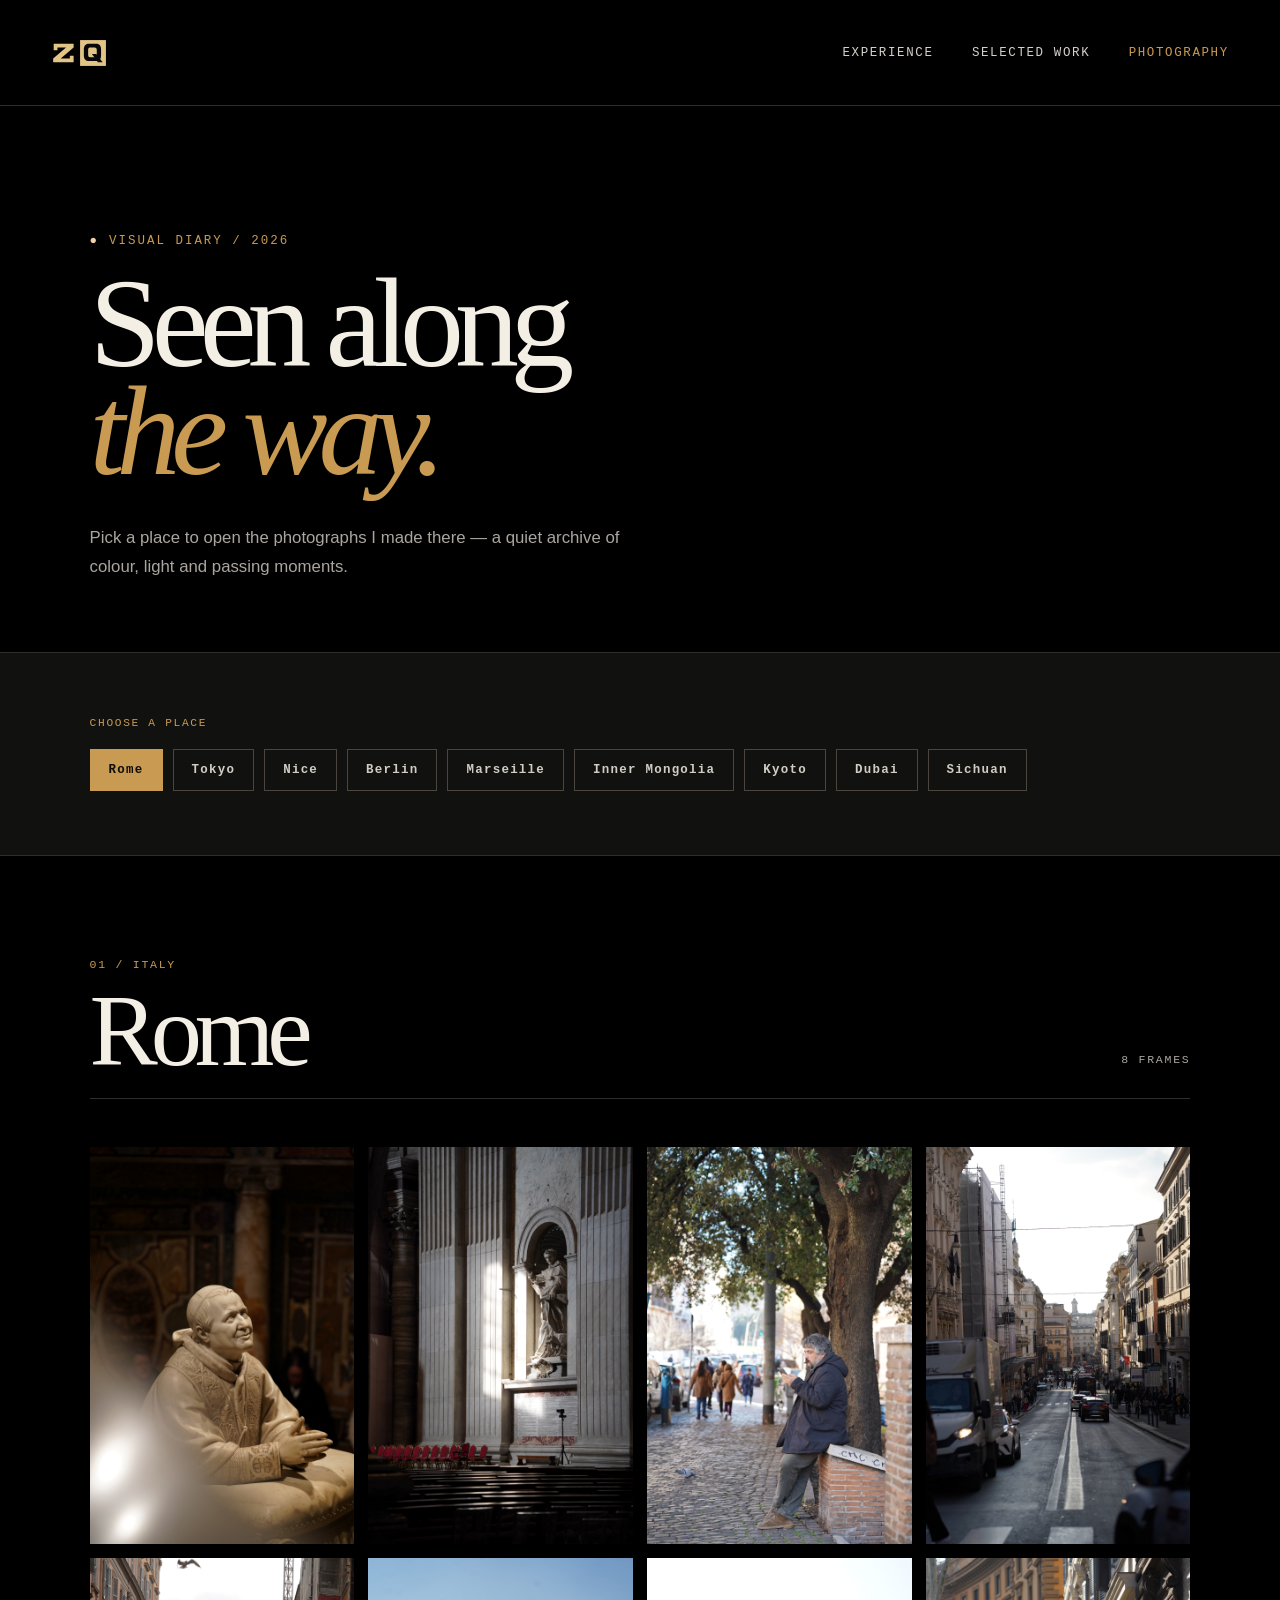
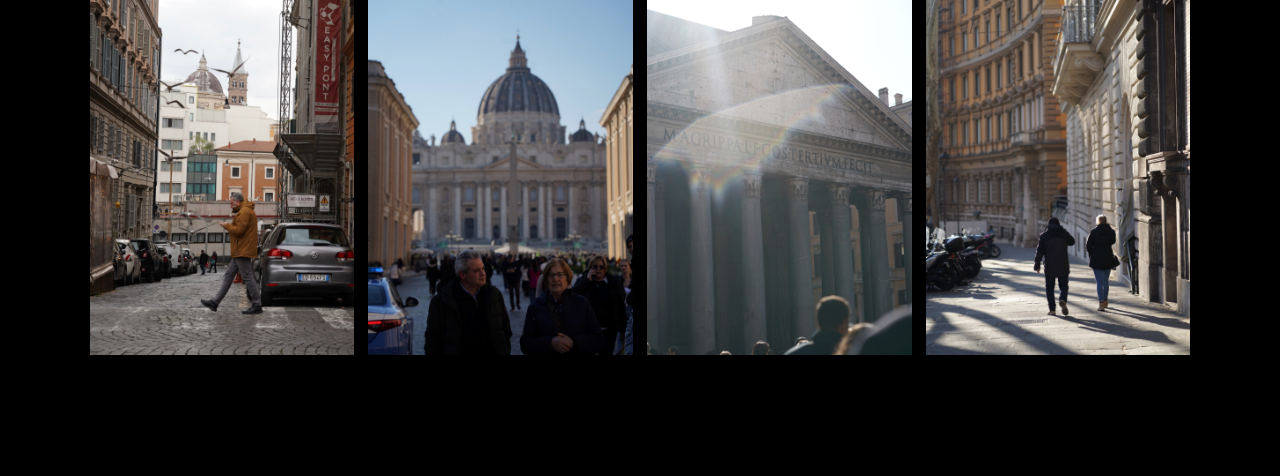
<file: photography.html>
<!doctype html>
<html lang="en">
<head>
  <meta charset="utf-8"><meta name="viewport" content="width=device-width,initial-scale=1">
  <title>Photography — Zhangxizi QIU</title>
  <style>
    :root{--ink:#000;--paper:#f4efe5;--gold:#c99a52;--line:#302e2a;--muted:#aaa69f}*{box-sizing:border-box}body{margin:0;background:var(--ink);color:var(--paper);font-family:ui-monospace,SFMono-Regular,Menlo,monospace}.topbar{height:106px;display:flex;align-items:center;justify-content:space-between;padding:0 4%;border-bottom:1px solid var(--line)}.brand{color:var(--paper);font-family:Georgia,serif;font-size:2rem;font-weight:700;text-decoration:none}.brand span,.accent{color:var(--gold)}nav{display:flex;gap:clamp(18px,3vw,52px)}nav a{color:#d5d1ca;text-decoration:none;font-size:.78rem;letter-spacing:.13em}nav a:hover,nav a.active{color:var(--gold)}.intro{padding:clamp(70px,10vw,145px) 7vw 70px;border-bottom:1px solid var(--line)}.eyebrow{color:var(--gold);font-size:.78rem;letter-spacing:.16em;margin:0 0 22px}.eyebrow:before{content:'●';margin-right:10px;color:#f0cfaa}h1{max-width:1100px;margin:0;font:400 clamp(4.1rem,10vw,10rem)/.84 Georgia,serif;letter-spacing:-.07em}.intro p:last-child{max-width:540px;margin:38px 0 0;color:var(--muted);font:1.05rem/1.75 Arial,sans-serif}.picker{padding:clamp(38px,5vw,70px) 7vw;border-bottom:1px solid var(--line);background:#111210}.picker-label{margin:0 0 20px;color:var(--gold);font-size:.7rem;letter-spacing:.15em}.places-list{display:flex;flex-wrap:wrap;gap:10px}.places-list button{cursor:pointer;border:1px solid #4a463e;background:transparent;color:#d2cdc4;padding:13px 18px;font:600 .78rem ui-monospace,SFMono-Regular,Menlo,monospace;letter-spacing:.1em;transition:background .2s,color .2s,border-color .2s}.places-list button:hover{border-color:#c99a52;color:#c99a52}.places-list button.active{background:#c99a52;border-color:#c99a52;color:#100e0b}.places-list button:focus-visible{outline:2px solid #f4efe5;outline-offset:3px}.gallery-section{padding:clamp(60px,8vw,118px) 7vw}.place-meta{margin:0;color:var(--gold);font-size:.72rem;letter-spacing:.15em}.place-head{display:flex;justify-content:space-between;gap:30px;align-items:end;margin:18px 0 48px;padding-bottom:25px;border-bottom:1px solid var(--line)}.place-title{margin:0;font:400 clamp(4rem,8vw,8rem)/.82 Georgia,serif;letter-spacing:-.07em}.place-count{margin:0 0 7px;color:var(--muted);font-size:.72rem;letter-spacing:.15em;white-space:nowrap}.gallery{columns:4 175px;column-gap:14px}.photo{display:block;break-inside:avoid;margin:0 0 14px;background:#141311;overflow:hidden}.photo img{display:block;width:100%;height:auto;filter:saturate(.94) contrast(1.02);transition:transform .55s ease,filter .55s ease}.photo:hover img{transform:scale(1.025);filter:saturate(1.06) contrast(1.04)}@media(max-width:780px){.topbar{height:auto;padding:24px 6%;align-items:flex-start;gap:20px;flex-direction:column}nav{gap:14px;flex-wrap:wrap}.intro{padding:78px 7vw 60px}.picker,.gallery-section{padding-left:7vw;padding-right:7vw}.places-list{gap:8px}.places-list button{padding:10px 12px;font-size:.7rem}.place-head{margin-bottom:30px}.place-title{font-size:clamp(4rem,15vw,6.4rem)}.gallery{columns:2 150px;column-gap:9px}.photo{margin-bottom:9px}}
  </style>
</head>
<body>
  <header class="topbar"><a class="brand" href="index.html" aria-label="Zhangxizi Qiu — Home"><img src="assets/zq-wordmark.svg?v=signature" width="56" height="28" alt="ZQ" style="display:block"></a><nav><a href="index.html#profile">EXPERIENCE</a><a href="index.html#work">SELECTED WORK</a><a class="active" href="photography.html">PHOTOGRAPHY</a></nav></header>
  <main><section class="intro"><p class="eyebrow">VISUAL DIARY / 2026</p><h1>Seen along<br><em class="accent">the way.</em></h1><p>Pick a place to open the photographs I made there — a quiet archive of colour, light and passing moments.</p></section><section class="picker"><p class="picker-label">CHOOSE A PLACE</p><div class="places-list" id="places-list" aria-label="Photography locations"></div></section><section class="gallery-section"><p class="place-meta" id="place-meta"></p><div class="place-head"><h2 class="place-title" id="place-title"></h2><p class="place-count" id="place-count"></p></div><div class="gallery" id="gallery"></div></section></main>
  <script>
    const places={
      rome:{name:'Rome',region:'ITALY',photos:['DSC02937','DSC03028','DSC03329','DSC03358','DSC03381','DSC03411','DSC03446','DSC03456']},
      tokyo:{name:'Tokyo',region:'JAPAN',photos:['DSC03557','DSC06559_VSCO','DSC06567_VSCO','DSC06818_VSCO','DSC06919_VSCO','DSC07079','DSC07117','DSC07205','DSC07243']},
      nice:{name:'Nice',region:'FRANCE',photos:['0666c1633f98274cacac5aebe0481810','30c8cdf258bf46bff2702a2c5a8f20d8','DSC04714','d94b5b3208b4f284715cc920945877fc','dddb9861ad4d40f5284e8f3eccd12c03']},
      berlin:{name:'Berlin',region:'GERMANY',photos:['DSC03825','DSC04015','aa70a68d7f9c7adbff15702cf446936e']},
      marseille:{name:'Marseille',region:'FRANCE',photos:['DSC02525','DSC02549','DSC02670','DSC02751_VSCO']},
      mongolia:{name:'Inner Mongolia',region:'CHINA',folder:'Inner-Mongolia',photos:['DSC01377_VSCO','DSC01395','DSC01620','DSC01687_VSCO','DSC02134','DSC02366','DSC02465_VSCO']},
      kyoto:{name:'Kyoto',region:'JAPAN',photos:['DSC08376','DSC08377','DSC08477','DSC08593','DSC08621','DSC08654','DSC08676','DSC08696']},
      dubai:{name:'Dubai',region:'UAE',photos:['DSC09400','DSC09417','DSC09551','DSC09629','DSC09691','DSC09988']},
      sichuan:{name:'Sichuan',region:'CHINA',photos:['DSC06921','DSC07062','DSC07077','DSC07130','DSC07160','DSC07313','DSC07313 2']}
    };
    const gallery=document.querySelector('#gallery'),title=document.querySelector('#place-title'),meta=document.querySelector('#place-meta'),count=document.querySelector('#place-count'),buttons=document.querySelector('#places-list');
    function selectPlace(key){const p=places[key];title.textContent=p.name;meta.textContent=`${String(Object.keys(places).indexOf(key)+1).padStart(2,'0')} / ${p.region}`;count.textContent=`${p.photos.length} FRAMES`;gallery.innerHTML=p.photos.map((photo,i)=>`<figure class="photo"><img ${i<3?'loading="eager"':'loading="lazy"'} src="assets/photography/${p.folder||p.name}/${photo}.jpg" alt="${p.name} travel photograph"></figure>`).join('');document.querySelectorAll('.places-list button').forEach(b=>b.classList.toggle('active',b.dataset.place===key));}
    Object.entries(places).forEach(([key,p])=>{const b=document.createElement('button');b.textContent=p.name;b.dataset.place=key;b.onclick=()=>selectPlace(key);buttons.append(b)});selectPlace('rome');
  </script>
</body>
</html>
</file>
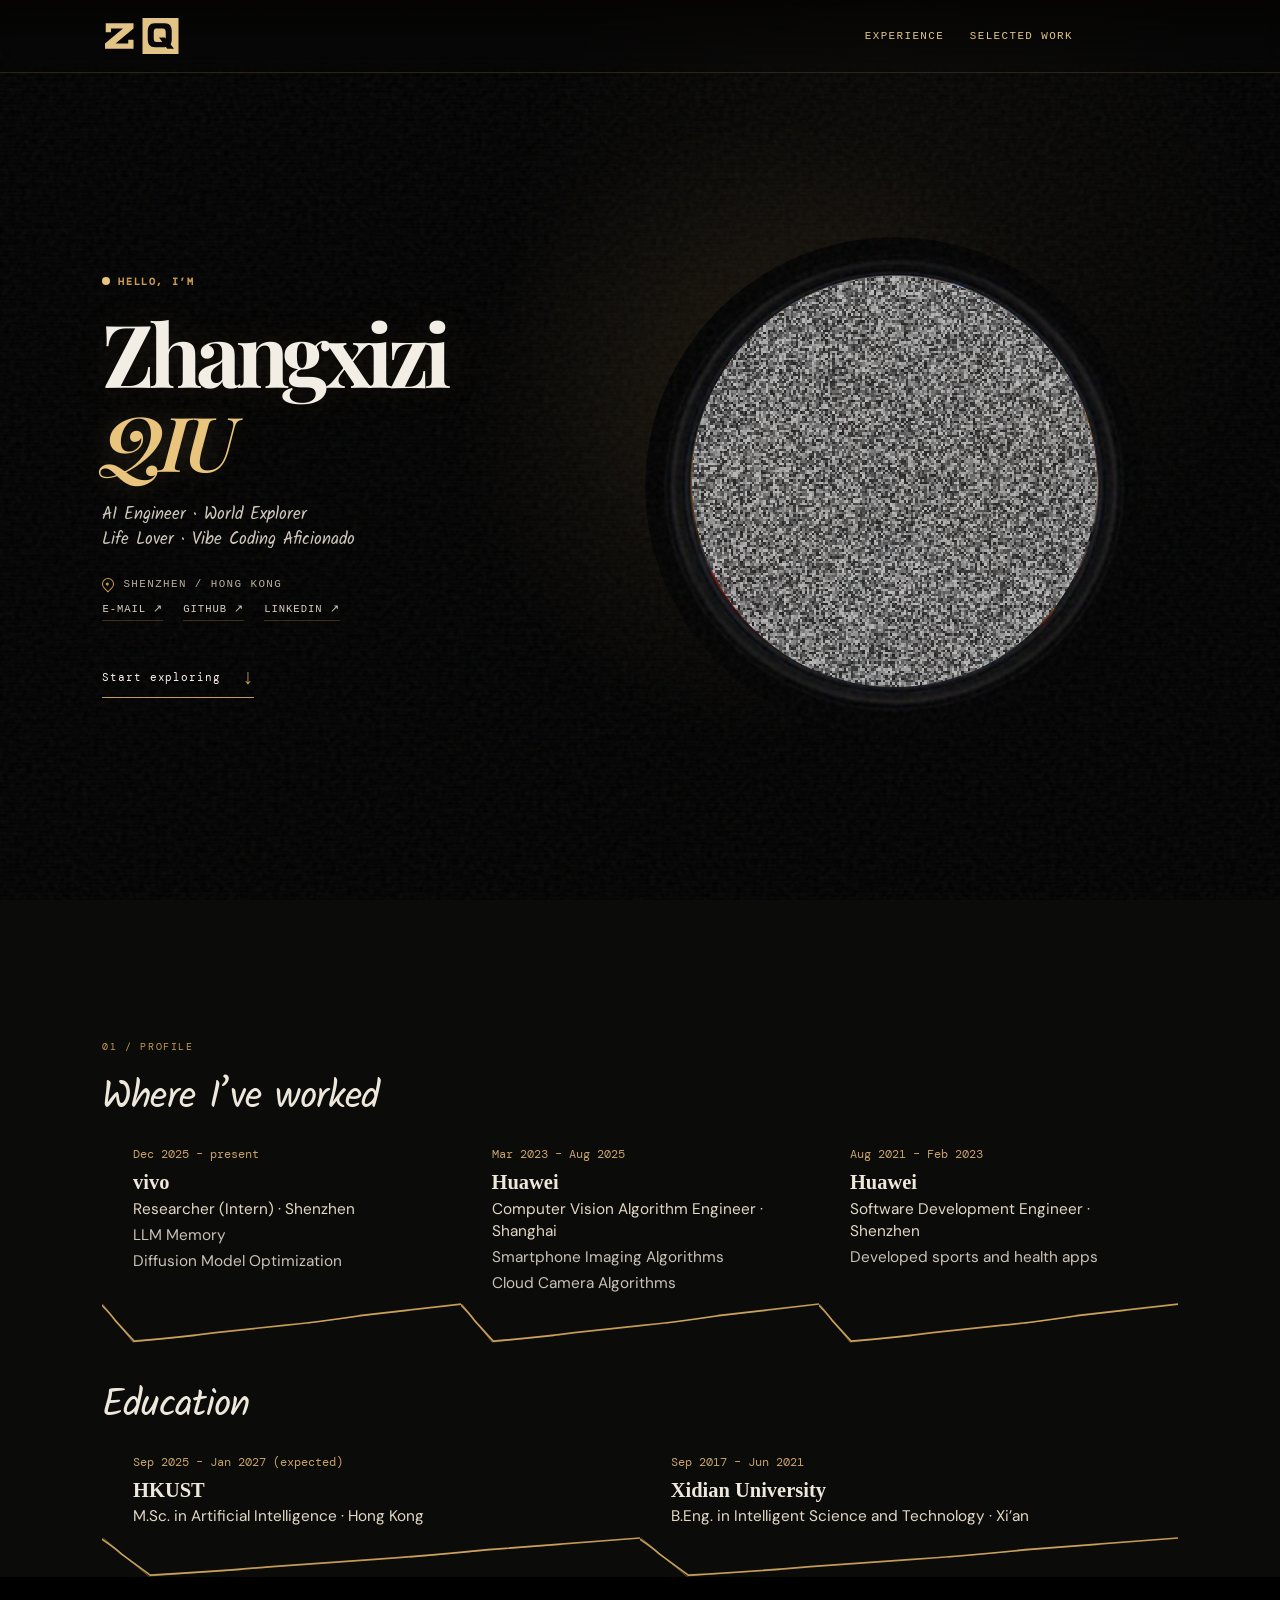
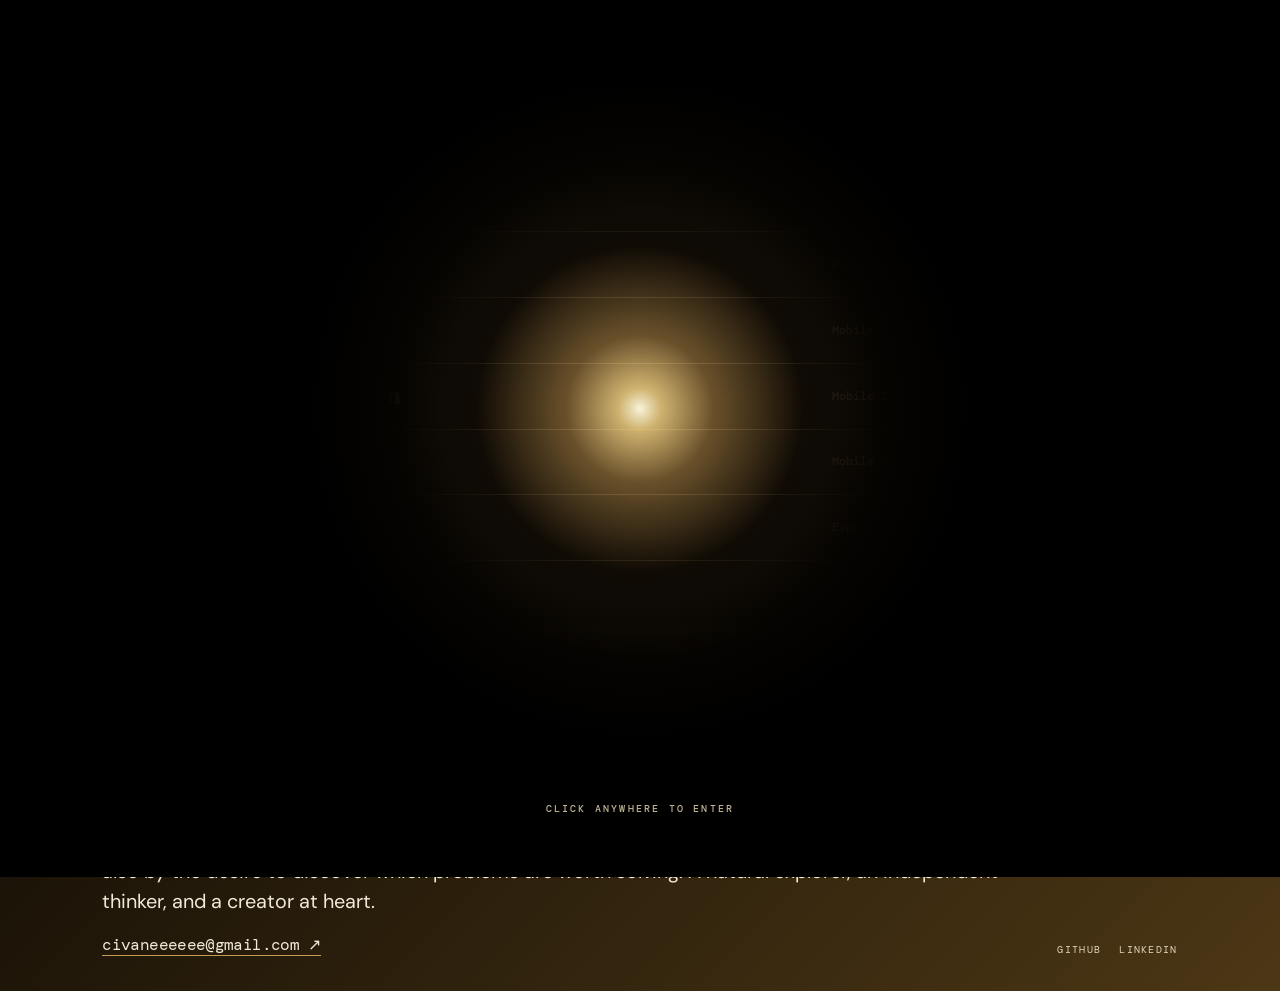
<file: work.html>
<!doctype html>
<html lang="en"><head><meta charset="utf-8"><meta http-equiv="refresh" content="0;url=index.html#work"><title>Selected Work — Zhangxizi Qiu</title></head><body><a href="index.html#work">View selected work</a></body></html>
</file>
<file: assets/selected-work.css>
#work .work-index { padding:clamp(28px,3vw,44px) 8vw clamp(32px,5vw,72px); background:#000; color:#f1e9dc; }
.work-index .section-kicker,.work-no,.work-kind,.detail-kind { color:#cfaa67; font:500 .76rem/1.4 "DM Mono",monospace; }
.work-index .work-title { margin:.35em 0; font:700 clamp(36px,5.5vw,84px)/1.12 "Playfair Display",Georgia,serif; letter-spacing:-.05em; }
.work-list { list-style:none; margin:0; padding:0; border-bottom:1px solid #584b34; }
.work-row { width:100%; display:grid; grid-template-columns:2.7rem minmax(0,1fr) minmax(10rem,28%) 1.6rem; gap:1rem; align-items:center; text-align:left; padding:1.05rem .45rem; border:0; border-top:1px solid #584b34; background:transparent; color:inherit; cursor:pointer; }
.work-name { font:600 clamp(19px,2vw,29px)/1.22 Georgia,serif; }
.work-plus { color:#e2c586; font-size:1.5rem; text-align:center; }
.work-row:hover,.work-row:focus-visible { background:#221f18; }
.work-row:focus-visible,.detail-close:focus-visible { outline:2px solid #e2c586; outline-offset:-2px; }
#work-detail { width:min(640px,92vw); max-height:86vh; max-height:86dvh; overflow:auto; overscroll-behavior:contain; box-sizing:border-box; padding:clamp(18px,4vw,34px); margin:auto; border:1px solid #9a7d4f; border-radius:4px; background:#191813; color:#f1e9dc; }
#work-detail::backdrop { background:rgb(0 0 0 / .76); }
#work-detail form { margin:0; text-align:right; }
.detail-close { padding:.6em .9em; background:transparent; border:1px solid #817052; color:#e2c586; cursor:pointer; }
.detail-kind { margin:0 0 .5em; }
#detail-title { margin:0; font:600 clamp(26px,4vw,42px)/1.2 Georgia,serif; }
.detail-summary { line-height:1.55; }
.detail-image { display:block; width:100%; max-height:42vh; object-fit:contain; }
@media(max-width:650px){
  .work-row { grid-template-columns:1.7rem minmax(0,1fr) 1.5rem; gap:.25rem .55rem; }
  .work-no,.work-plus { grid-row:1/3; } .work-plus { grid-column:3; } .work-kind { grid-column:2; grid-row:2; }
}
.project-detail { color:#e1d9ca; font-size:.94rem; line-height:1.5; }
.project-detail h3 { margin:1.1rem 0 .28rem; color:#d9bb83; font:500 .72rem/1.4 "DM Mono",monospace; letter-spacing:.065em; text-transform:uppercase; }
.project-detail p { max-width:84ch; margin:0; }
.project-contributions { margin:.3rem 0 0; padding-left:1.25rem; list-style:disc; }
.project-contributions li + li { margin-top:.45rem; }
.project-contributions li::marker { color:#cfaa67; }
.project-figure { margin:.55rem 0 .3rem; }
.project-figure img { display:block; width:100%; height:auto; }
.sea-flow { display:grid; grid-template-columns:1fr 3.4fr; gap:1.3rem; margin:.55rem 0 .65rem; padding:.8rem 0; border-block:1px solid #514631; }
.sea-flow h4 { margin:0 0 .6rem; color:#e4d7be; font:500 .94rem/1.3 Georgia,serif; }
.sea-flow img { display:block; width:100%; height:clamp(90px,18vw,154px); object-fit:contain; object-position:left center; }
.sea-retrieval { display:grid; grid-template-columns:106fr 122fr 103fr; gap:1.1rem; list-style:none; margin:0; padding:0; }
.sea-retrieval li { position:relative; }
.sea-retrieval li + li::before { content:"→"; color:#c2ae87; position:absolute; left:-1.05rem; top:50%; transform:translateY(-50%); font-size:.9rem; }
.project-links { display:flex; align-items:center; flex-wrap:wrap; gap:.2rem 1.25rem; }
.detail-title-row { display:flex; align-items:baseline; flex-wrap:wrap; gap:0 1rem; }
.sea-submission { display:none; }
#work-detail:has(.sea-detail) .sea-submission { display:inline-block; }
.sea-submission,.project-links a { padding:.5rem 0; color:#dfc58e; font-size:.87rem; text-underline-offset:.22em; }
.sea-submission:focus-visible,.project-links a:focus-visible { outline:2px solid #dfc58e; outline-offset:3px; }
@media(max-width:540px) {
  .detail-title-row { column-gap:.45rem; }
  #work-detail .sea-submission { font-size:.77rem; letter-spacing:normal; }
  .sea-flow { grid-template-columns:1fr; gap:.85rem; }
  .sea-writing { display:flex; align-items:center; gap:1rem; }
  .sea-writing h4 { margin:0; }
  .sea-writing img { width:auto; height:96px; }
  .sea-reading img { height:auto; }
}
</file>
